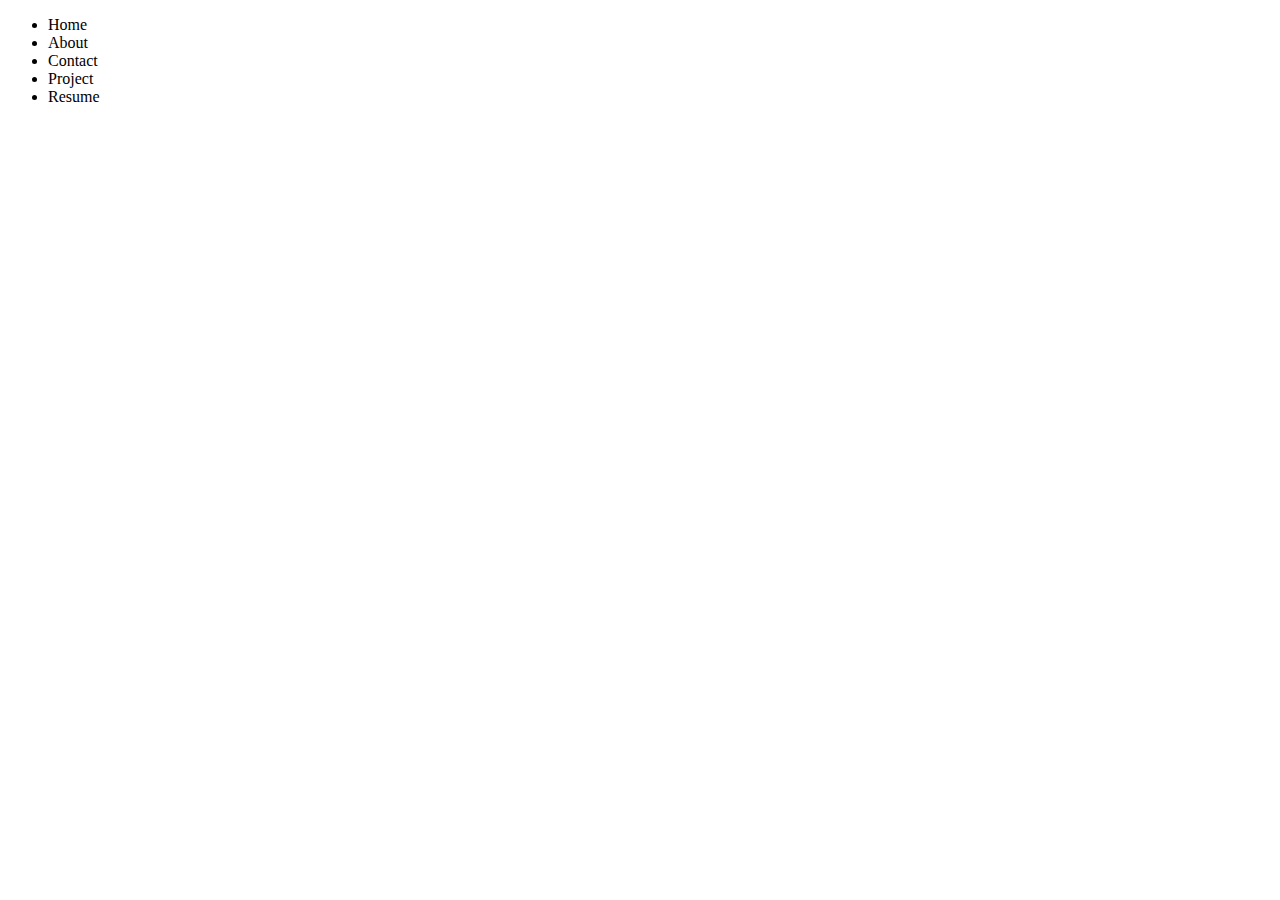
<file: semana04/index.html>
<!DOCTYPE html>
<html lang="en">
  <head>
    <meta charset="UTF-8" />
    <meta name="viewport" content="width=device-width, initial-scale=1.0" />
    <title>Document</title>
  </head>
  <body>
    <nav>
      <ul>
        <li>Home</li>
        <li>About</li>
        <li>Contact</li>
        <li>Project</li>
        <li>Resume</li>
      </ul>
    </nav>
  </body>
</html>
</file>
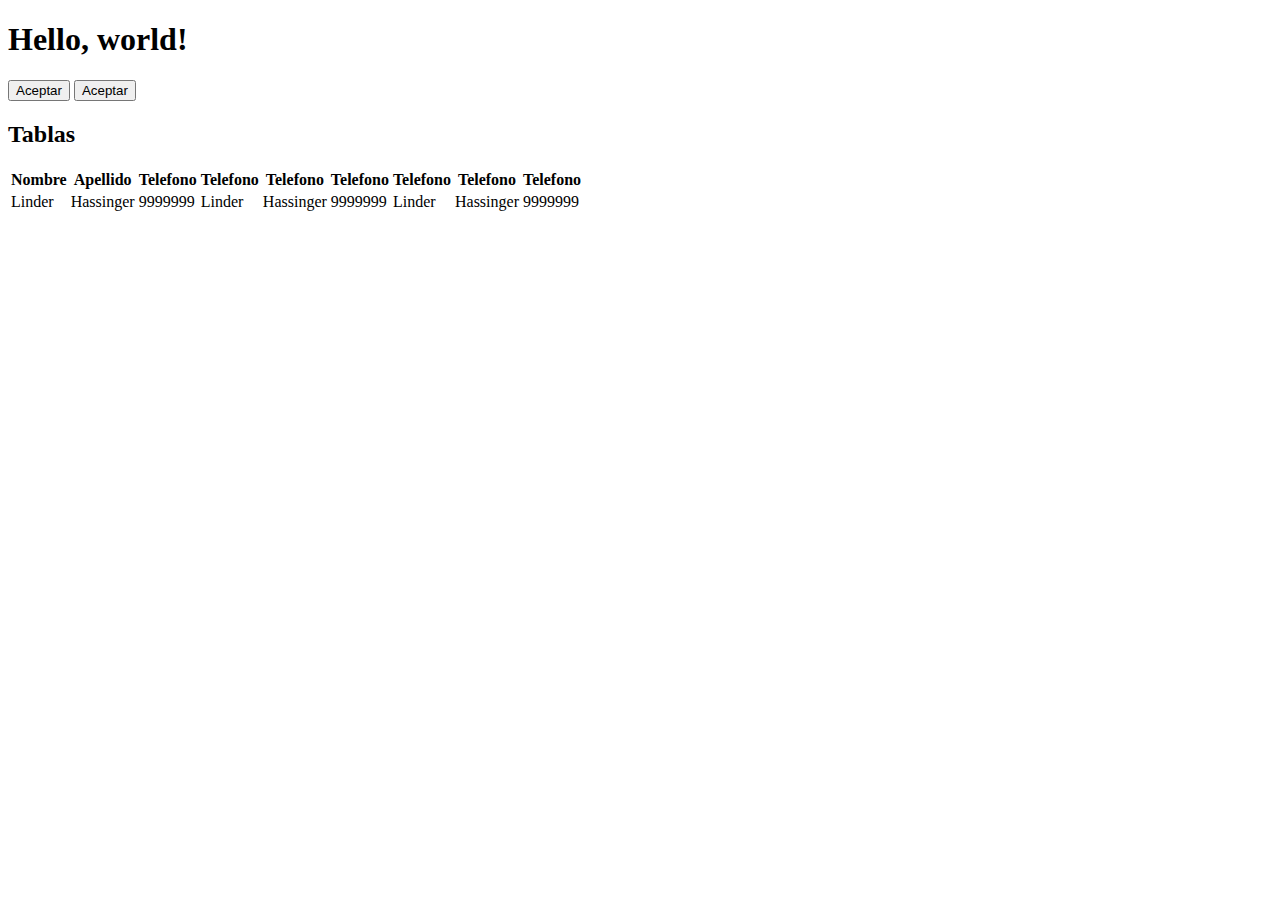
<file: Semana05/index.html>
<!DOCTYPE html>
<html lang="en">
  <head>
    <meta charset="utf-8" />
    <meta name="viewport" content="width=device-width, initial-scale=1" />
    <title>Bootstrap demo</title>
    <link
      href="https://cdn.jsdelivr.net/npm/bootstrap@5.3.1/dist/css/bootstrap.min.css"
      rel="stylesheet"
      integrity="sha384-4bw+/aepP/YC94hEpVNVgiZdgIC5+VKNBQNGCHeKRQN+PtmoHDEXuppvnDJzQIu9"
      crossorigin="anonymous"
    />
  </head>
  <body>
    <h1 class="text-primary">Hello, world!</h1>
    <button class="btn btn-success">Aceptar</button>
    <button class="btn btn-danger">Aceptar</button>
    <h2>Tablas</h2>
    <div class="table-responsive">
      <table class="table table-bordered table-hover table-dark">
        <thead>
          <tr>
            <th>Nombre</th>
            <th>Apellido</th>
            <th>Telefono</th>
            <th>Telefono</th>
            <th>Telefono</th>
            <th>Telefono</th>
            <th>Telefono</th>
            <th>Telefono</th>
            <th>Telefono</th>
          </tr>
        </thead>
        <tbody>
          <tr>
            <td>Linder</td>
            <td>Hassinger</td>
            <td>9999999</td>
            <td>Linder</td>
            <td>Hassinger</td>
            <td>9999999</td>
            <td>Linder</td>
            <td>Hassinger</td>
            <td>9999999</td>
          </tr>
        </tbody>
      </table>
    </div>
    <script
      src="https://cdn.jsdelivr.net/npm/bootstrap@5.3.1/dist/js/bootstrap.bundle.min.js"
      integrity="sha384-HwwvtgBNo3bZJJLYd8oVXjrBZt8cqVSpeBNS5n7C8IVInixGAoxmnlMuBnhbgrkm"
      crossorigin="anonymous"
    ></script>
  </body>
</html>
</file>
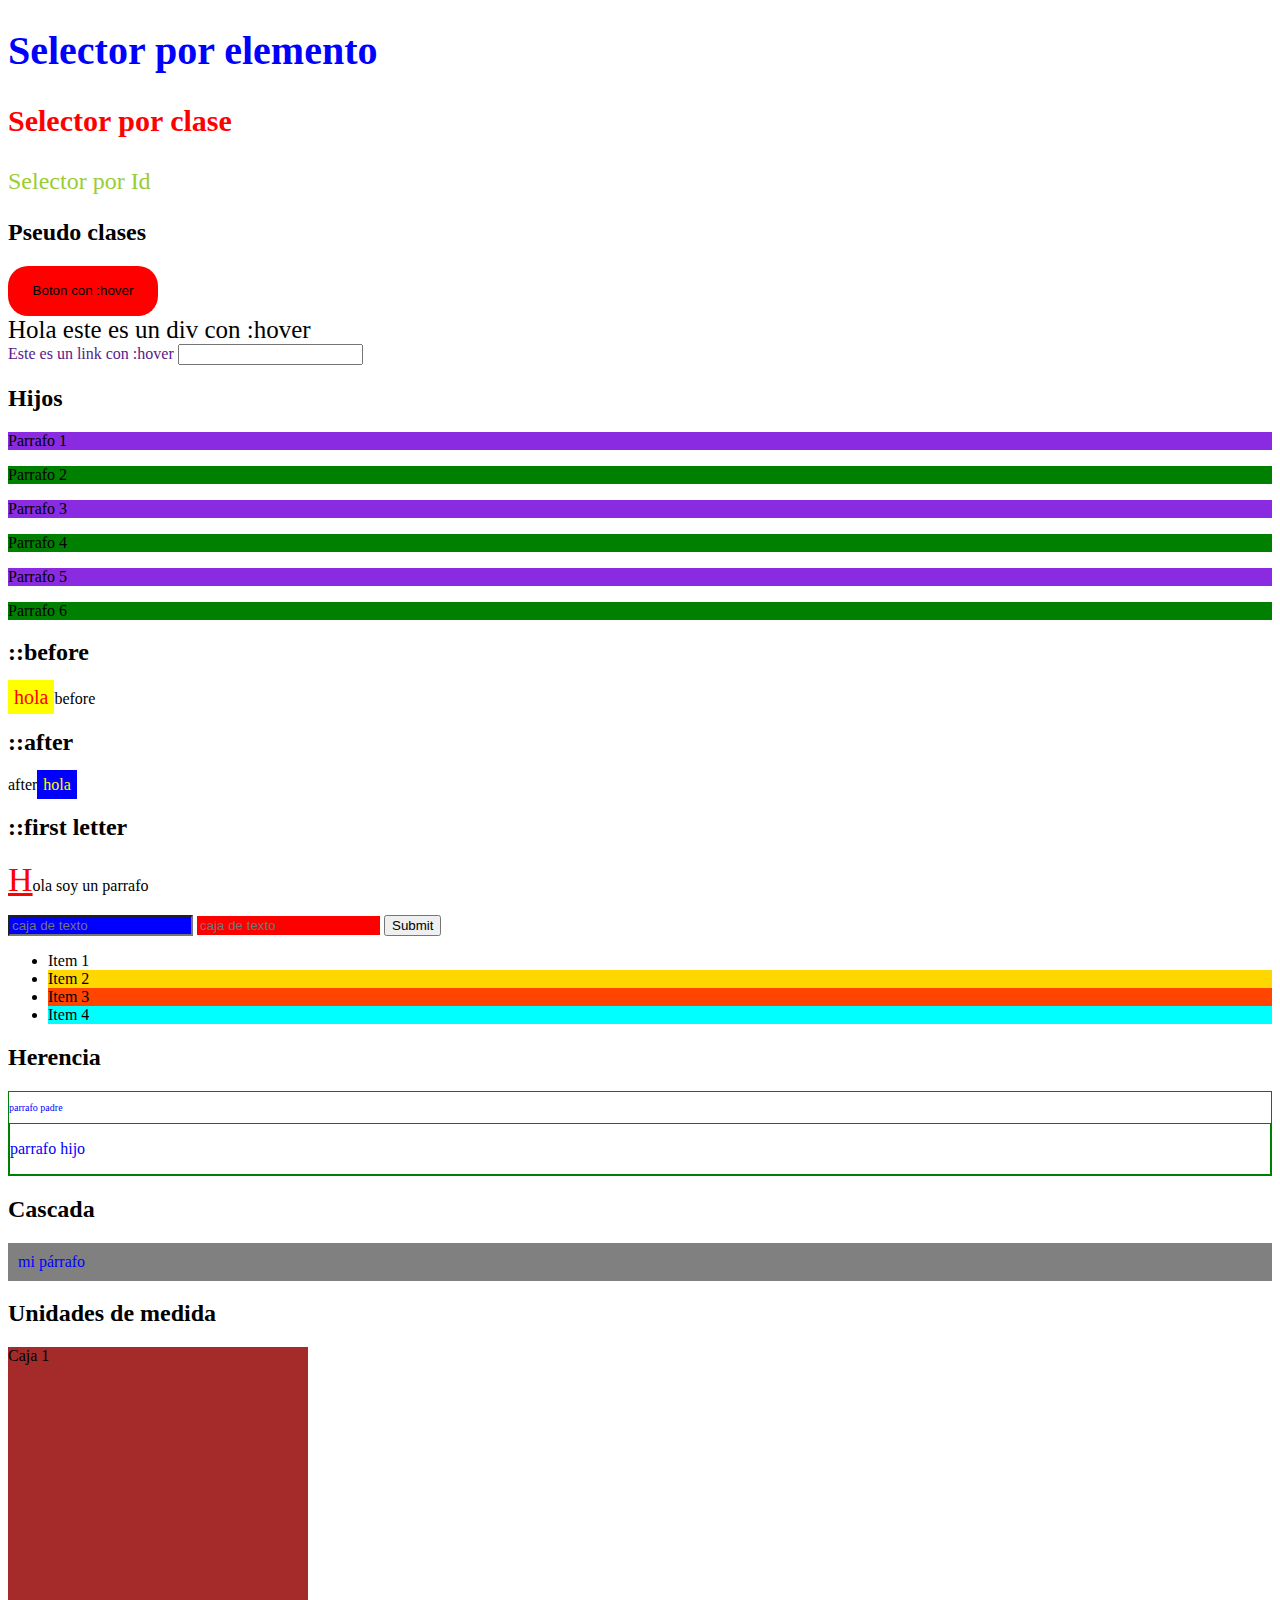
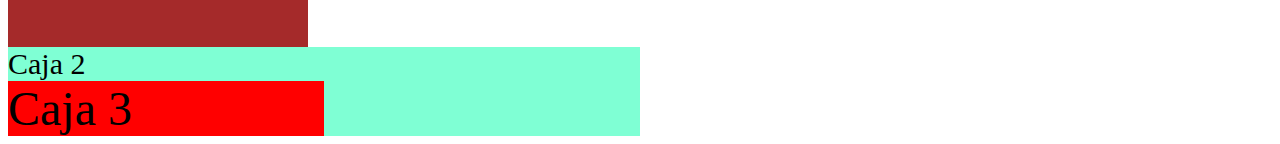
<file: semana02/dia2/index.html>
<!DOCTYPE html>
<html lang="en">
<head>
  <meta charset="UTF-8">
  <meta name="viewport" content="width=device-width, initial-scale=1.0">
  <title> Aprendiendo CSS </title>
  <link rel="stylesheet" href="./styles.css">
  <!-- <style>
    body {
      background-color: aqua;
    }
  </style> -->
</head>

<body>
  <!-- <p style="font-size: 30px;" >Soy un texto</p> -->

  <!-- Selectores -->
  <h1>Selector por elemento</h1>
  <h3 class="selector-clase">Selector por clase</h3>
  <p id="selector-id">Selector por Id</p>

  <!-- Pseudo clases -->
<h2>Pseudo clases</h2>
<button>Boton con :hover</button>
<div class="pseudo-clase-hover">Hola este es un div con :hover</div>
<a  class="pseudo-clase-link-hover" href="">Este es un link con :hover</a>
<input type="text">

<h2>Hijos</h2>
<div class="hijos-pseudo">
  <p class="p">Parrafo 1</p>
  <p class="p">Parrafo 2</p>
  <p class="p">Parrafo 3</p>
  <p class="p">Parrafo 4</p>
  <p class="p">Parrafo 5</p>
  <p class="p">Parrafo 6</p>
</div>
<!-- Pseudo elementos -->
<h2>::before</h2>
<div class="prueba-before">before</div>
<h2>::after</h2>
<div class="prueba-after">after</div>
<h2>::first letter</h2>
<p class="prueba-first-letter">Hola soy un parrafo</p>

<!-- Pseudo clase de validación -->
<form>
  <input  class="input1" type="text" placeholder="caja de texto">
  <input class="input1" type="text" placeholder="caja de texto" required>
  <input type="submit">
</form>

<!-- Selectores combinados y multiples -->
<div class="padre">
  <ul>
    <li>Item 1</li>
    <li class="selecciona-este-li">Item 2</li>
    <li>Item 3</li>
    <li>Item 4</li>
  </ul>
</div>

<!-- herencia -->
<h2>Herencia</h2>
<div class="container">
  <p>parrafo padre</p>
  <div class="child">
    <p>parrafo hijo</p>
  </div>
</div>

<!-- cascada -->
<h2>Cascada</h2>
<div class="miparrafo">mi párrafo</div>

<!-- Unidades de medida -->
<h2>Unidades de medida</h2>
<div class="caja1">Caja 1</div>
<div class="caja2">
  Caja 2
<div class="caja3">Caja 3</div>
</div>


</body>
</html>
</file>
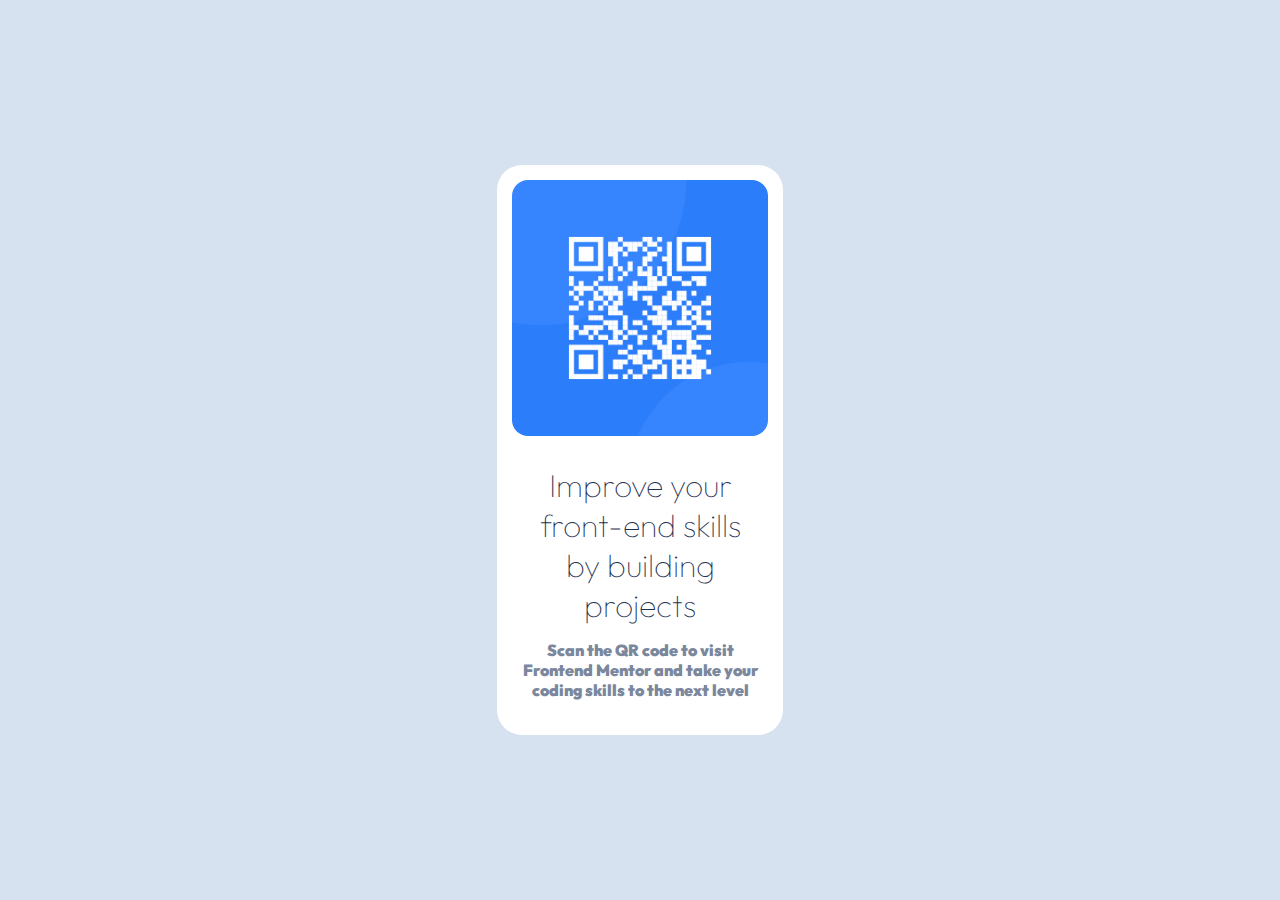
<file: semana03/reto 1/index.html>
<!DOCTYPE html>
<html lang="en">
  <head>
    <meta charset="UTF-8" />
    <meta name="viewport" content="width=device-width, initial-scale=1.0" />
    <title>Reto 1</title>
    <link rel="preconnect" href="https://fonts.googleapis.com" />
    <link rel="preconnect" href="https://fonts.gstatic.com" crossorigin />
    <link
      href="https://fonts.googleapis.com/css2?family=Outfit:wght@100;400;700;900&display=swap"
      rel="stylesheet"
    />
    <link rel="stylesheet" href="./css/styles.css" />
  </head>
  
  <body>
    
    <section class="container">
      <div class="box">
        <img class="img" src="./images/image-qr-code.png" alt="" />
        <div>
          <h1 class="title">
            Improve your front-end skills by building projects
          </h1>
          <p class="description">
            Scan the QR code to visit Frontend Mentor and take your coding
            skills to the next level
          </p>
        </div>
      </div>
    </section>
  
  </body>
</html>
</file>
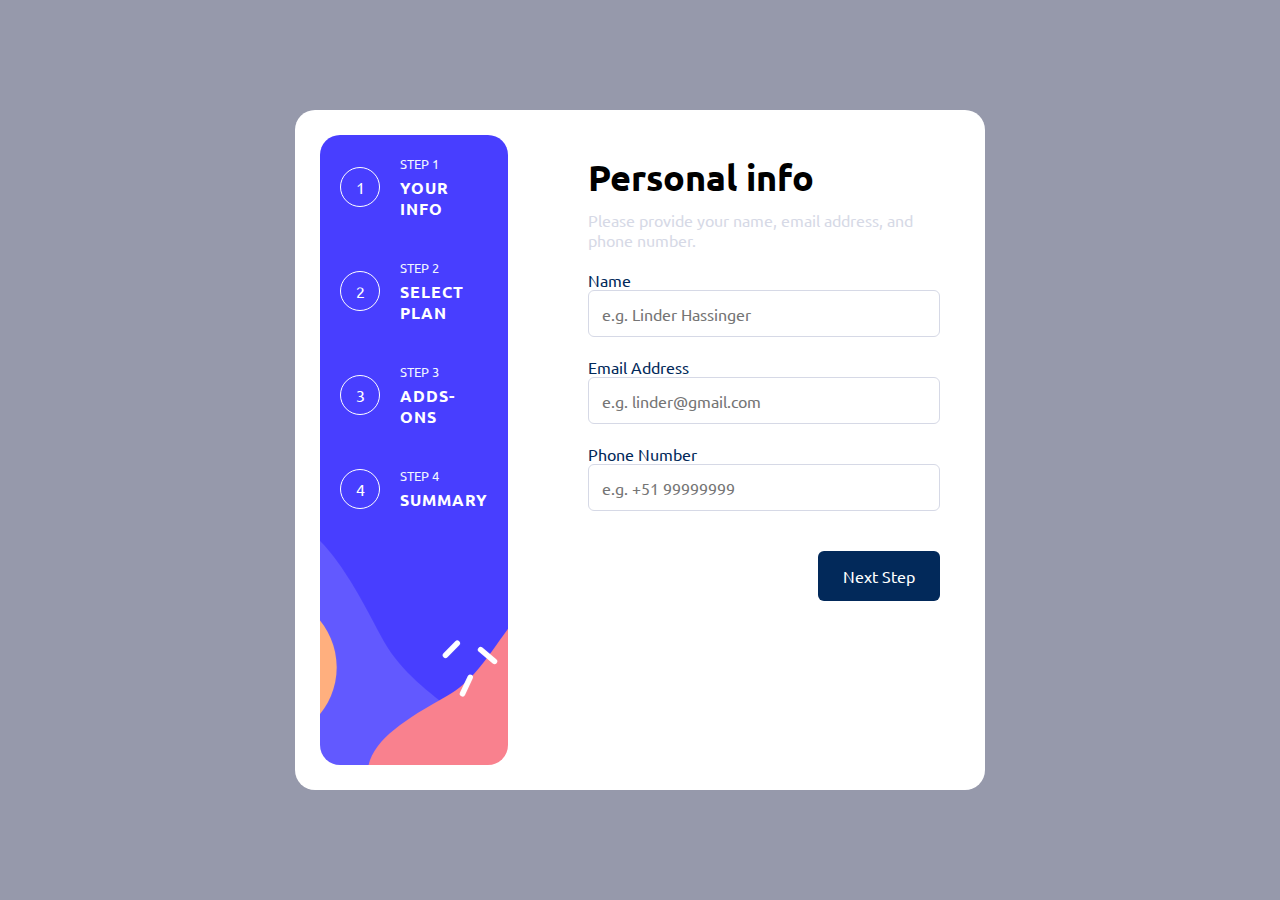
<file: semana03/reto 2/index.html>
<!DOCTYPE html>
<html lang="en">
  <head>
    <meta charset="UTF-8" />
    <meta name="viewport" content="width=device-width, initial-scale=1.0" />
    <title>Retos</title>
    <link rel="stylesheet" href="./css/fonts.css" />
    <link rel="stylesheet" href="./css/styles.css" />
  </head>
  <body>
    <section class="container flex">
      <div class="container__box flex radius-md p-25">
        <div class="radius-md p-20">
          <div class="flex step__container text-white uppercase">
            <div>
              <span class="step__circle">1</span>
            </div>
            <div>
              <p class="step__title">step 1</p>
              <p class="step__description">your info</p>
            </div>
          </div>
          <div class="flex step__container text-white uppercase">
            <div>
              <span class="step__circle">2</span>
            </div>
            <div>
              <p class="step__title">step 2</p>
              <p class="step__description">SELECT PLAN</p>
            </div>
          </div>
          <div class="flex step__container text-white uppercase">
            <div>
              <span class="step__circle">3</span>
            </div>
            <div>
              <p class="step__title">step 3</p>
              <p class="step__description">Adds-ONS</p>
            </div>
          </div>
          <div class="flex step__container text-white uppercase">
            <div>
              <span class="step__circle">4</span>
            </div>
            <div>
              <p class="step__title">step 4</p>
              <p class="step__description">SUMMary</p>
            </div>
          </div>
        </div>
        <div class="p-20">
          <div class="container__info">
            <h1 class="title__info">Personal info</h1>
            <p class="description__info">
              Please provide your name, email address, and phone number.
            </p>
            <form action="">
              <label for="" class="container__input">
                <span>Name</span>
                <input
                  type="text"
                  placeholder="e.g. Linder Hassinger"
                  autocomplete="new-password"
                />
              </label>
              <label for="" class="container__input">
                <span>Email Address</span>
                <input
                  type="email"
                  placeholder="e.g. linder@gmail.com"
                  autocomplete="new-password"
                />
              </label>
              <label for="" class="container__input">
                <span>Phone Number</span>
                <input
                  type="tel"
                  placeholder="e.g. +51 99999999"
                  autocomplete="new-password"
                />
              </label>
              <div class="container__button">
                <button class="button__info text-white">Next Step</button>
              </div>
            </form>
          </div>
        </div>
      </div>
    </section>
  </body>
</html>
</file>
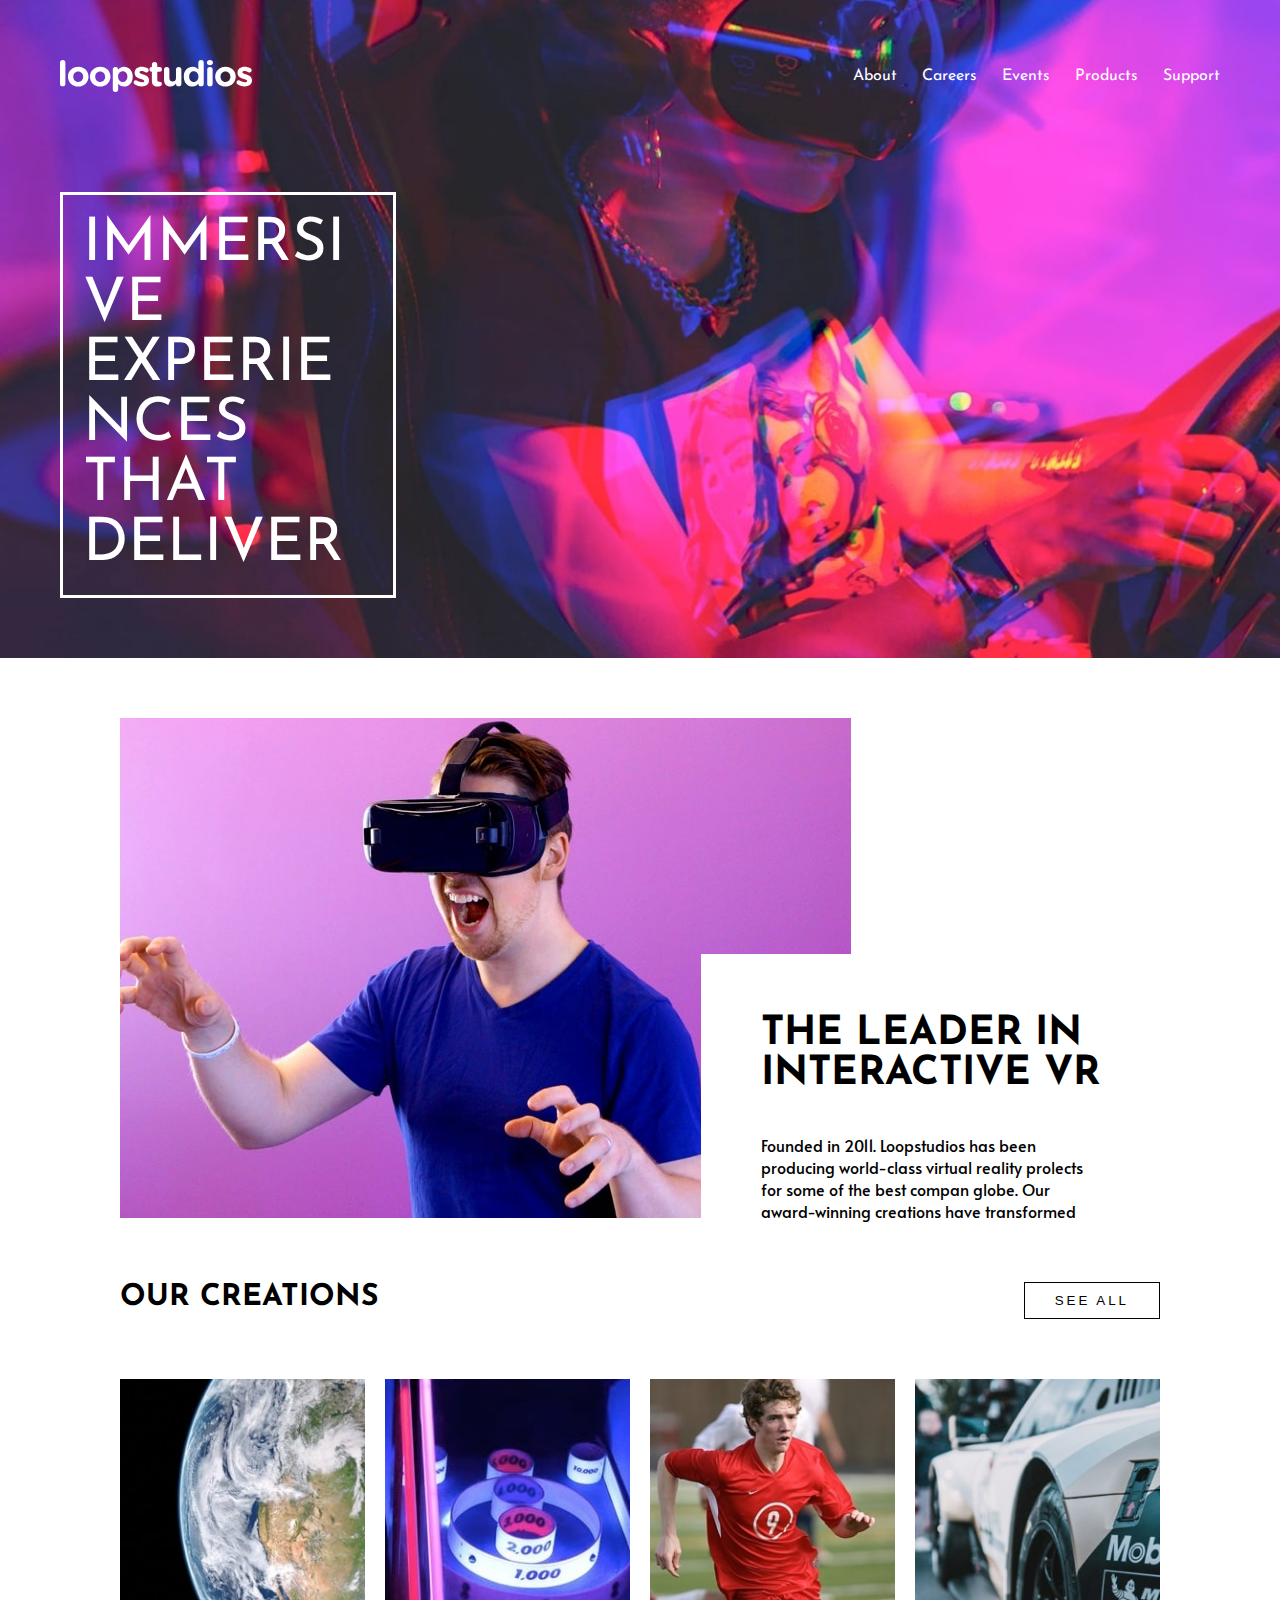
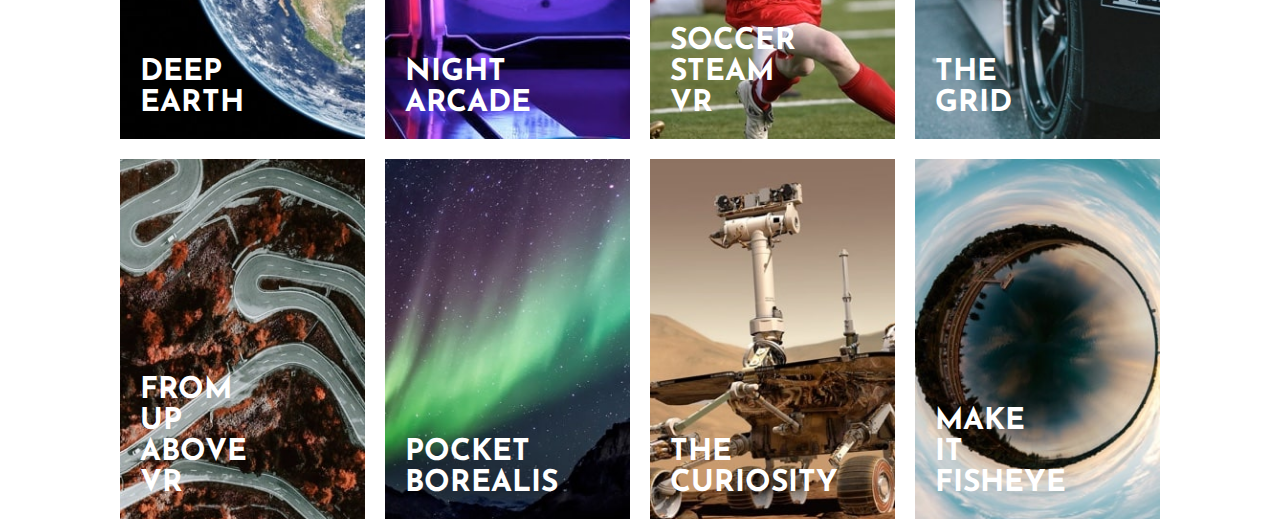
<file: semana04/reto3/index.html>
<!DOCTYPE html>
<html lang="en">
  <head>
    <meta charset="UTF-8" />
    <meta name="viewport" content="width=device-width, initial-scale=1.0" />
    <title>Document</title>
    <link rel="preconnect" href="https://fonts.googleapis.com" />
    <link rel="preconnect" href="https://fonts.gstatic.com" crossorigin />
    <!-- Agregamos la fuente de texto -->
    <link
      href="https://fonts.googleapis.com/css2?family=Alata&family=Josefin+Sans:wght@300&display=swap"
      rel="stylesheet"
    />


    <link rel="stylesheet" href="./css/styles.css" />
  </head>
  <body>
    <section class="principal__section">
      <nav class="nav">
        <img src="./assets/logo.svg" alt="Logo" />
        <ul class="nav__list">
          <li>About</li>
          <li>Careers</li>
          <li>Events</li>
          <li>Products</li>
          <li>Support</li>
        </ul>
      </nav>
      <div class="hero">
        <div>
          <h1>IMMERSIVE EXPERIENCES THAT DELIVER</h1>
        </div>
      </div>
    </section>
    <main class="main">
      <section class="article__section">
        <div>
          <img src="./assets/desktop/image-interactive.jpg" alt="" />
        </div>
        <div class="article__container">
          <h2>THE LEADER IN INTERACTIVE VR</h2>
          <p>
            Founded in 2011. Loopstudios has been producing world-class virtual
            reality prolects for some of the best compan globe. Our
            award-winning creations have transformed
          </p>
        </div>
      </section>
      <div class="gallery__title">
        <h2>OUR CREATIONS</h2>
        <button>SEE ALL</button>
      </div>
      <section class="gallery">
        <div class="earth">
          <h3>DEEP EARTH</h3>
        </div>
        <div class="arcade">
          <h3>NIGHT ARCADE</h3>
        </div>
        <div class="soccer">
          <h3>SOCCER STEAM VR</h3>
        </div>
        <div class="race">
          <h3>THE GRID</h3>
        </div>
        <div class="trip">
          <h3>FROM UP ABOVE VR</h3>
        </div>
        <div class="sky">
          <h3>POCKET BOREALIS</h3>
        </div>
        <div class="mars">
          <h3>THE CURIOSITY</h3>
        </div>
        <div class="wave">
          <h3>MAKE IT FISHEYE</h3>
        </div>
      </section>
    </main>
  </body>
</html>
</file>
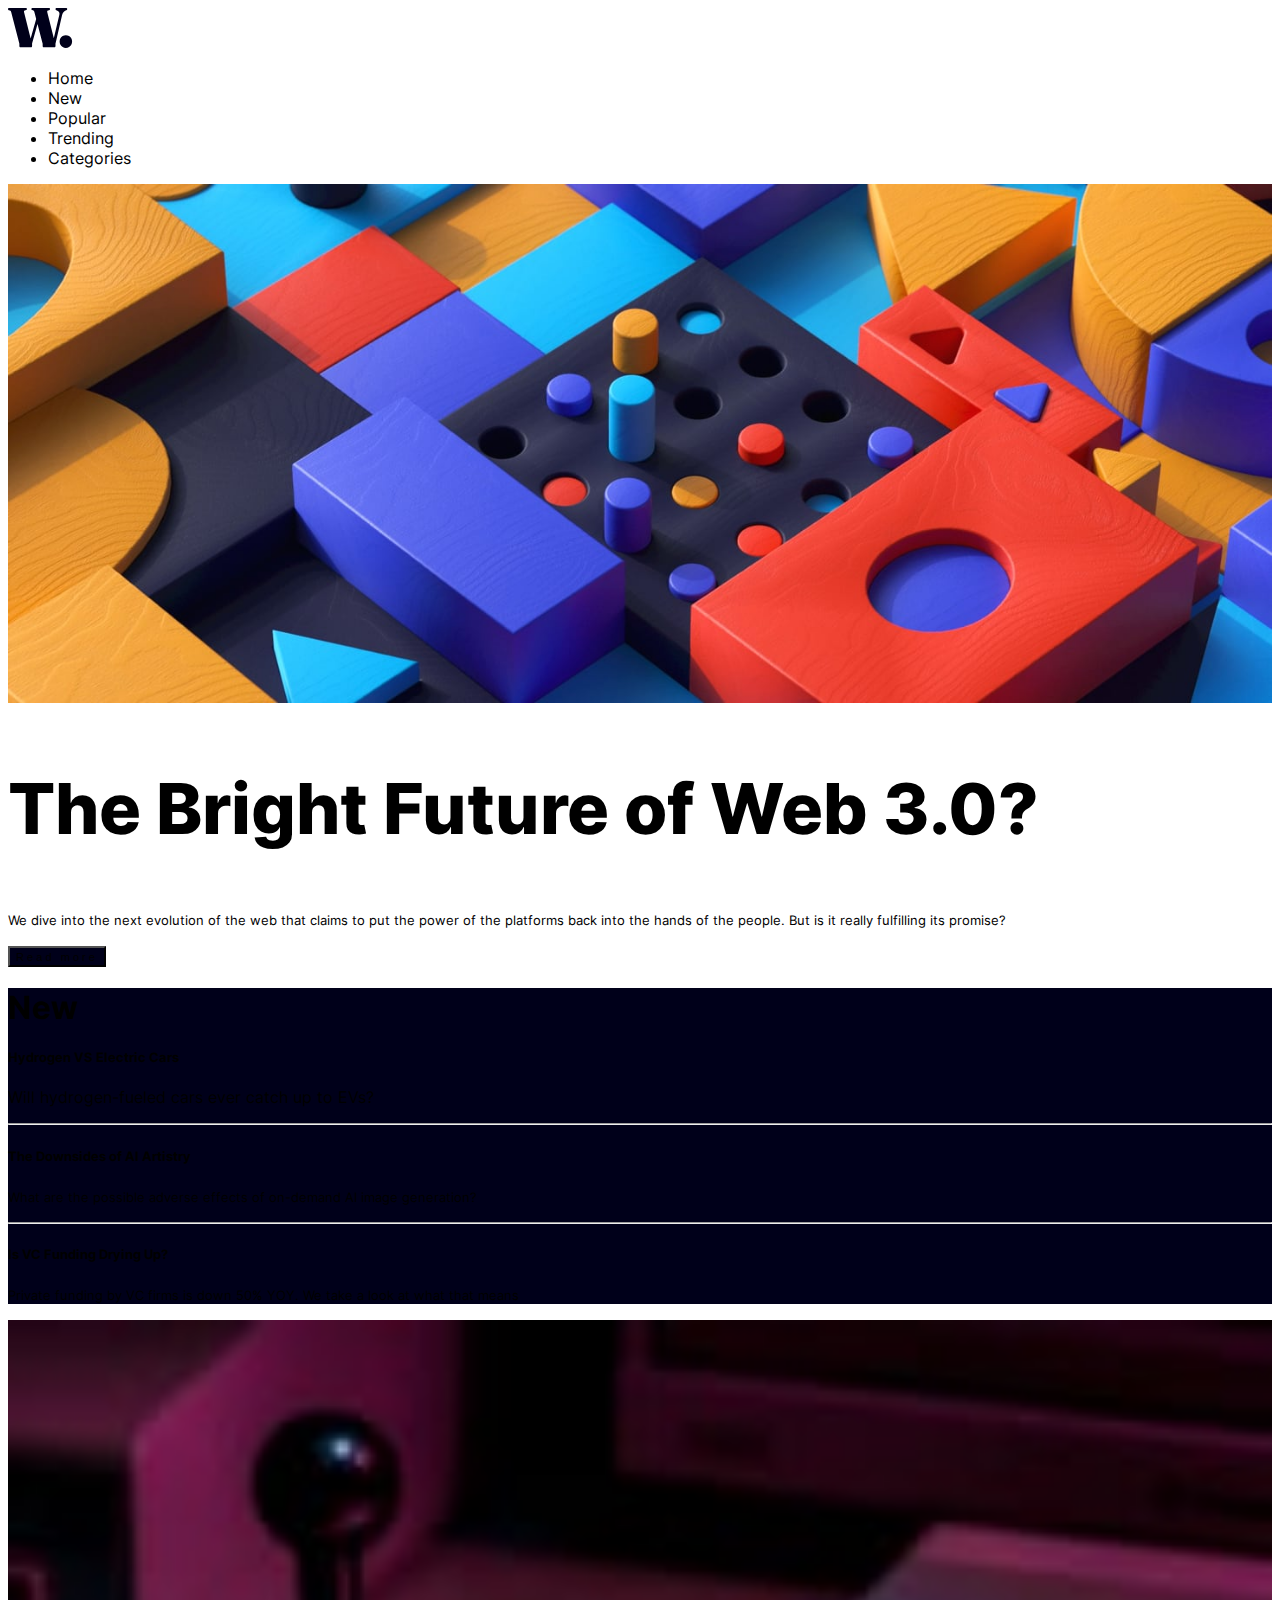
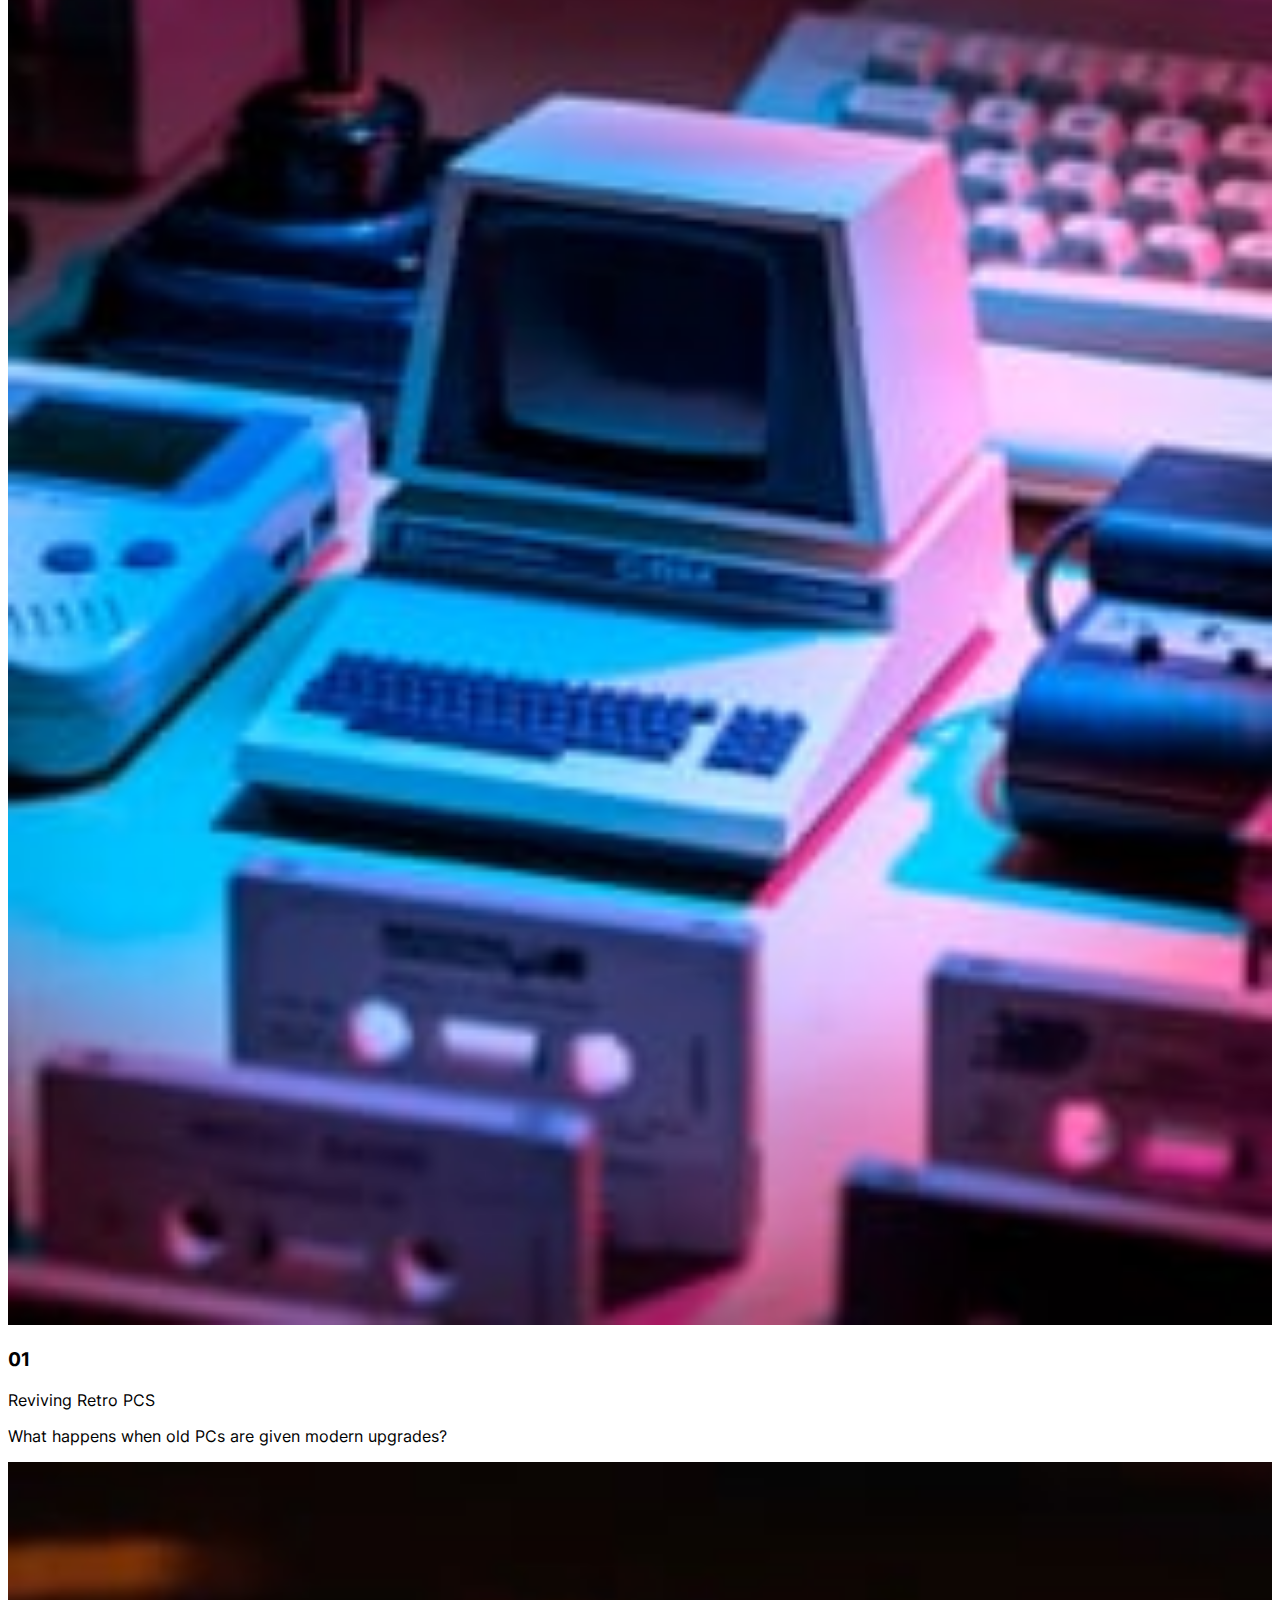
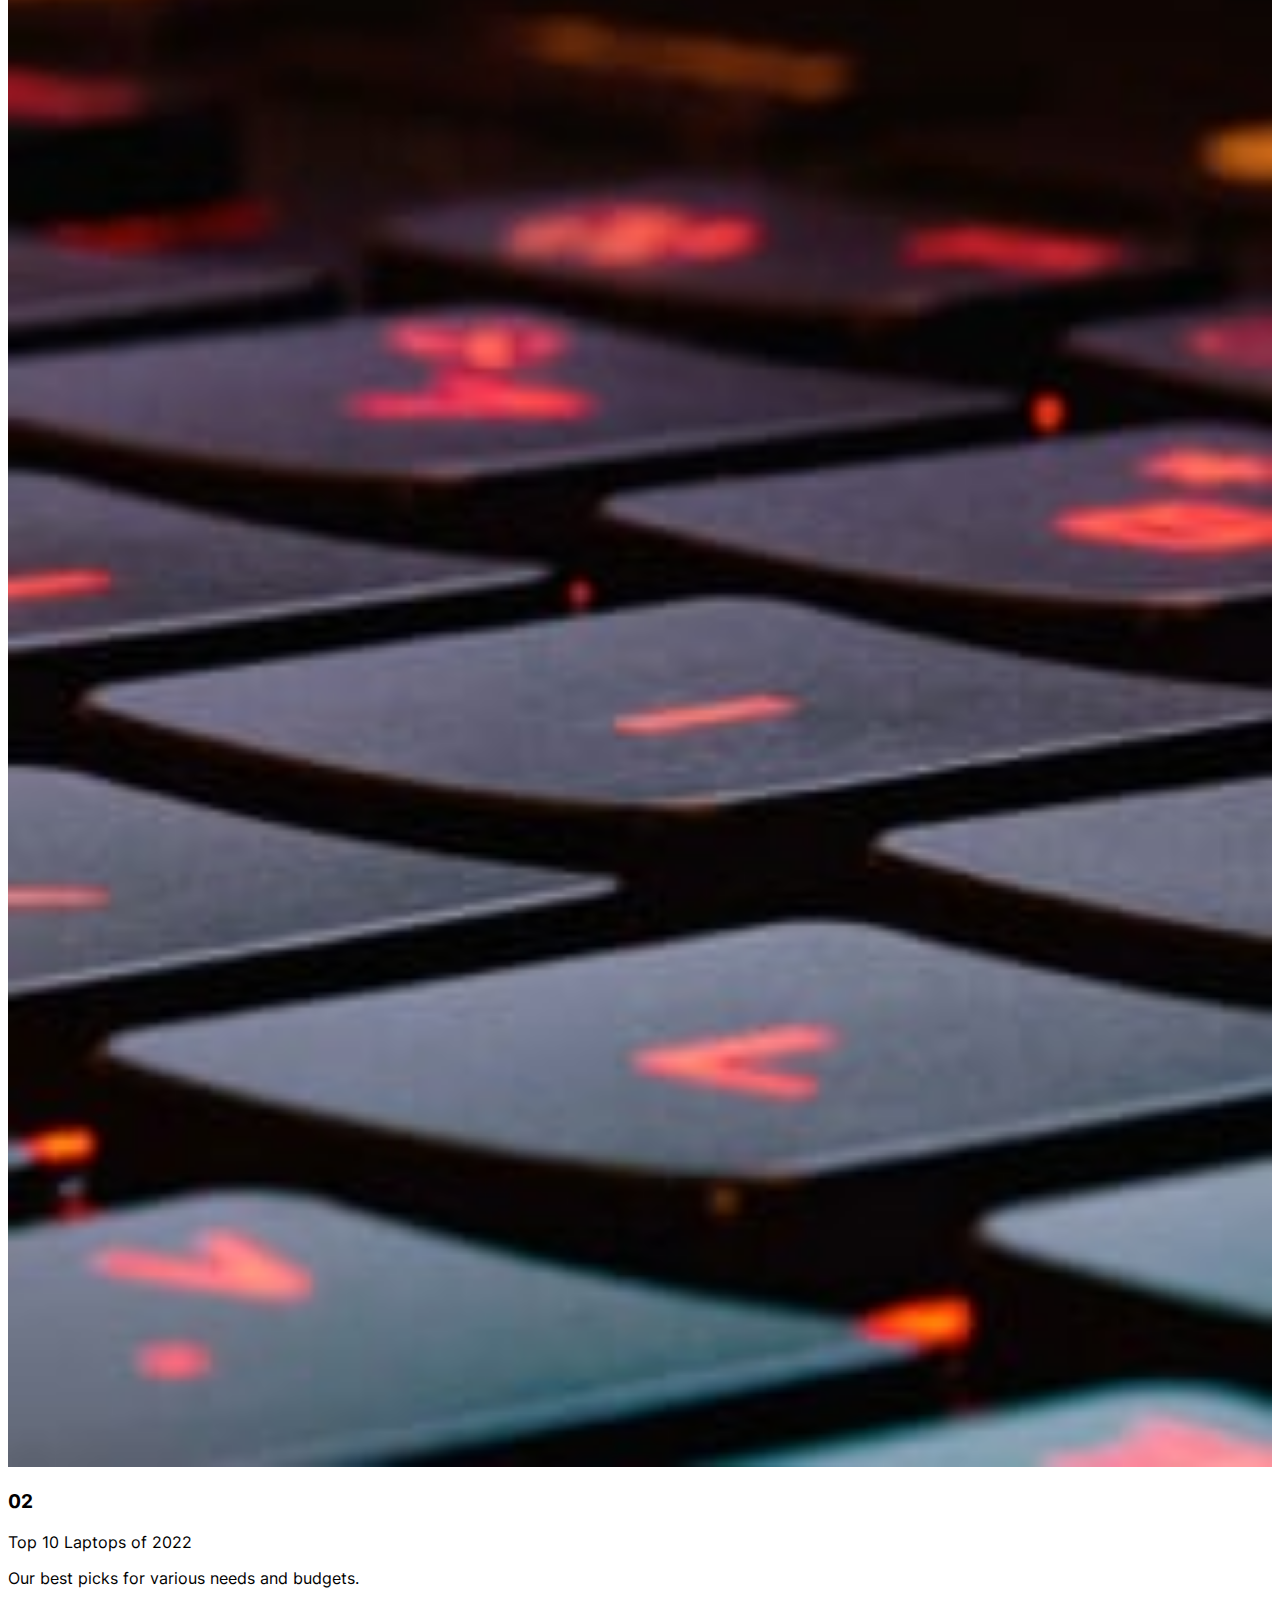
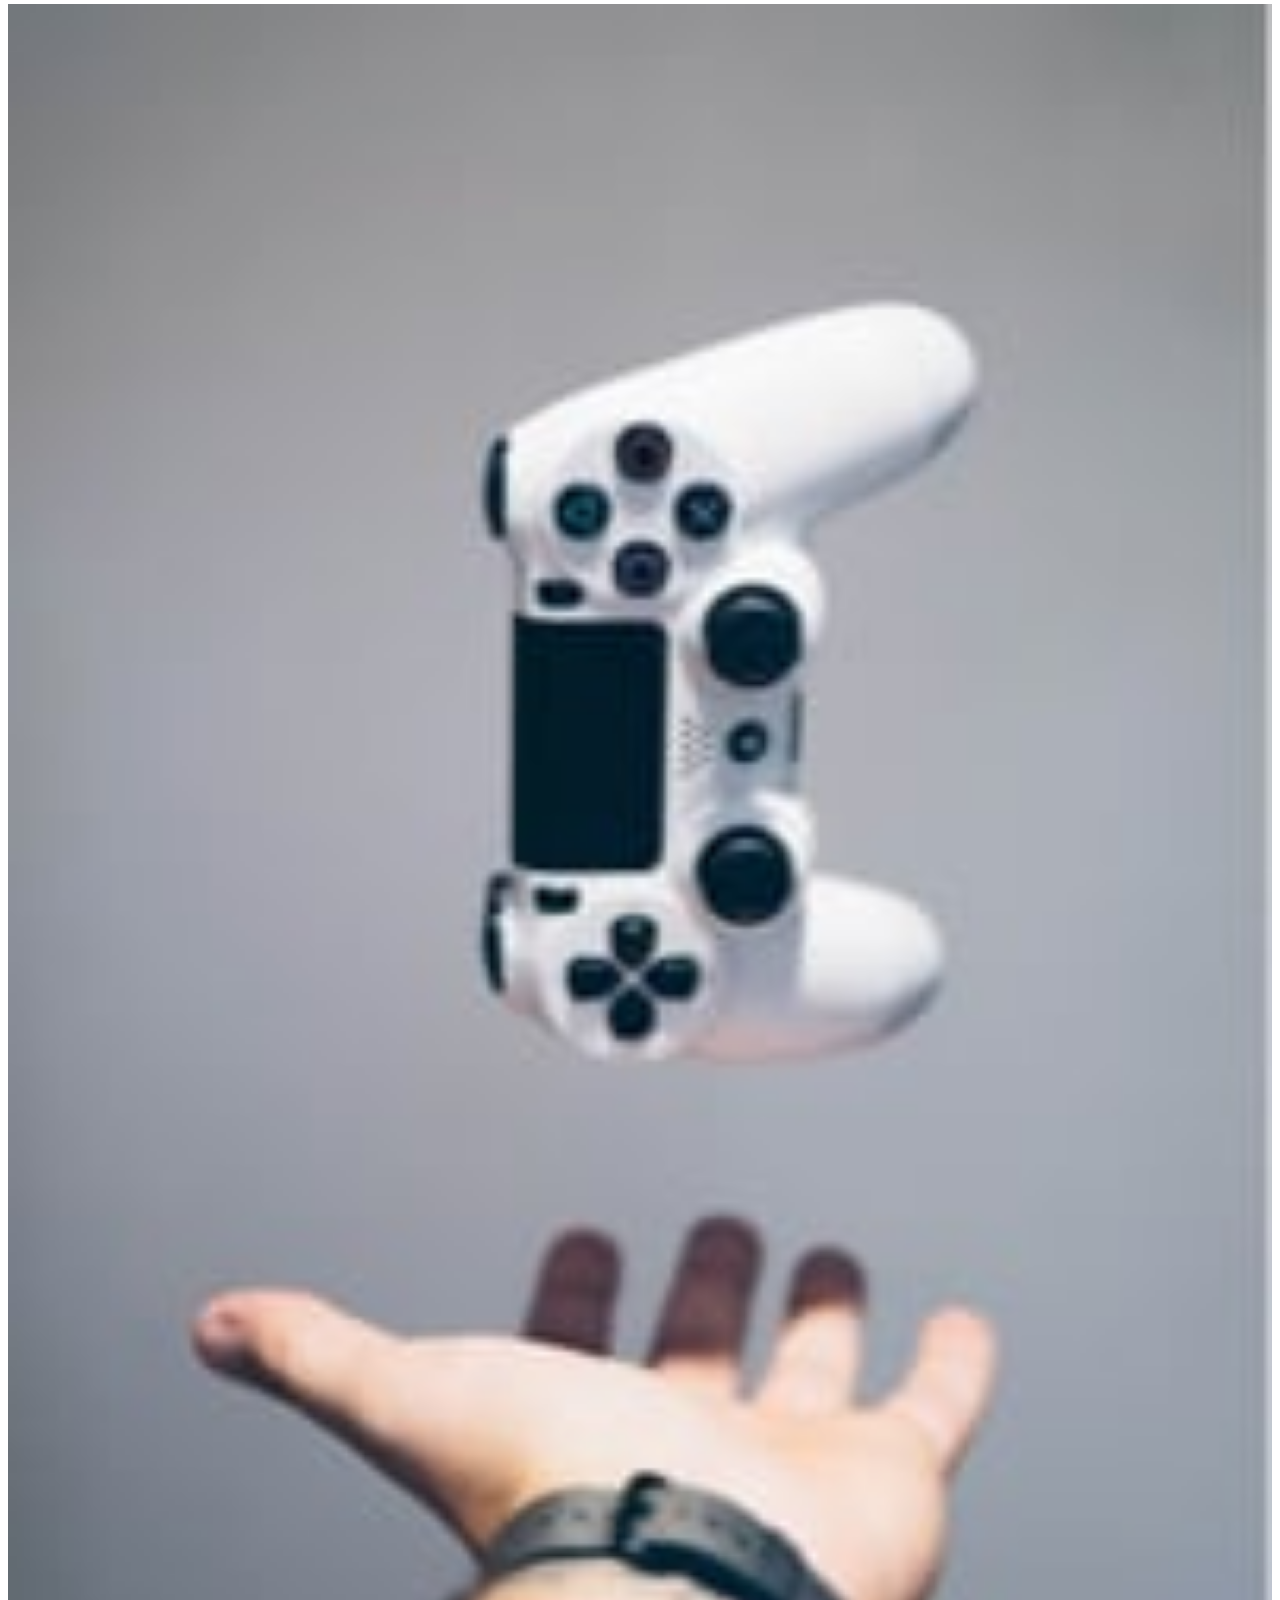
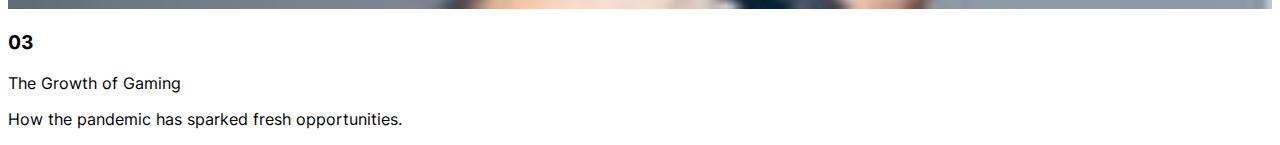
<file: Semana05/reto04/index.html>
<!doctype html>
<html lang="en">
  <head>
    <meta charset="utf-8">
    <meta name="viewport" content="width=device-width, initial-scale=1">
    <title>Reto 4 - Bootstrap</title>
    <link href="https://cdn.jsdelivr.net/npm/bootstrap@5.3.1/dist/css/bootstrap.min.css" rel="stylesheet" integrity="sha384-4bw+/aepP/YC94hEpVNVgiZdgIC5+VKNBQNGCHeKRQN+PtmoHDEXuppvnDJzQIu9" crossorigin="anonymous">
    <link rel="stylesheet" href="./css/styles.css">
    </head>
  <body>
    <main class="container mt-4">
        <nav class="d-flex justify-content-between align-items-center">
            <div>
                <img src="./assets/images/logo.svg" alt="">
            </div>
            <div>
                <ul class="d-flex list-unstyled gap-4">
                    <li>Home</li>
                    <li>New</li>
                    <li>Popular</li>
                    <li>Trending</li>
                    <li>Categories</li>
                </ul>
            </div>
        </nav>
        <section class="row mt-5">
            <div class="col-md-8 col-lg-9">
                <div>
                <img
                width="100%" 
                src="./assets/images/image-web-3-desktop.jpg" alt="">
                </div>
                <div class="row">
                    <div class="col-md-6">
                        <h2 class="text-principal">The Bright Future 
                            of Web 3.0?</h2>
                    </div>
            
                    <div class="col-md-6">
                        <p class="text-body-tertiary">
                            <small> 
                            We dive into the next evolution of 
                            the web that claims to put the power 
                            of the platforms back into the hands 
                            of the people. But is it really 
                            fulfilling its promise?
                            </small>
                        </p>
                        <button class="btn text-uppercase 
                        text-white bg-primary px-4 py-2 rounded-0 letter-3">
                     
                        <small>Read more</small>
                        </button>

                    </div>
                </div>
            </div>

            <div class="cold-md-4 col-lg-3">
            <div class="bg-primary p-3 text-white">
                <h1 class="text-warning">New</h1>
                <h5 class="mt-4">Hydrogen VS Electric Cars</h5>
                <p>Will hydrogen-fueled cars ever catch up to EVs?</p>
                <hr class="my-4">
                <h5 class="mt-4">The Downsides of Al Artistry</h5>
                <p>
                    <small>What are the possible adverse effects of on-demand Al image
                    generation? 
                    </small>
                </p>
                <hr class="my-4">
                <h5>Is VC Funding Drying Up?</h5>
                <p>
                  <small>Private funding by VC firms is down 50% YOY. We take a look at
                    what that means
                  </small>
                </p>
              </div>
            </div>

            </section>

            
            <section class="row my-4 justify-content-between">
                <div class="col-md-4 row">
                  <div class="col-md-4">
                    <img width="100%" src="./assets/images/image-retro-pcs.jpg" alt="" />
                  </div>
                  <div class="col-md-8">
                    <h3>01</h3>
                    <p>Reviving Retro PCS</p>
                    <p>What happens when old PCs are given modern upgrades?</p>
                  </div>
                </div>
                <div class="col-md-4 row">
                  <div class="col-md-4">
                    <img width="100%" src="./assets/images/image-top-laptops.jpg" alt="" />
                  </div>
                  <div class="col-md-8">
                    <h3>02</h3>
                    <p>Top 10 Laptops of 2022</p>
                    <p>Our best picks for various needs and budgets.</p>
                  </div>
                </div>
                <div class="col-md-4 row">
                  <div class="col-md-4">
                    <img width="100%" src="./assets/images/image-gaming-growth.jpg" alt="" />
                  </div>
                  <div class="col-md-8">
                    <h3>03</h3>
                    <p>The Growth of Gaming</p>
                    <p>How the pandemic has sparked fresh opportunities.</p>
                  </div>
                </div>
              </section>


    
                 

    </main>
    


    <script src="https://cdn.jsdelivr.net/npm/bootstrap@5.3.1/dist/js/bootstrap.bundle.min.js" integrity="sha384-HwwvtgBNo3bZJJLYd8oVXjrBZt8cqVSpeBNS5n7C8IVInixGAoxmnlMuBnhbgrkm" crossorigin="anonymous"></script>
  </body>
</html>
</file>
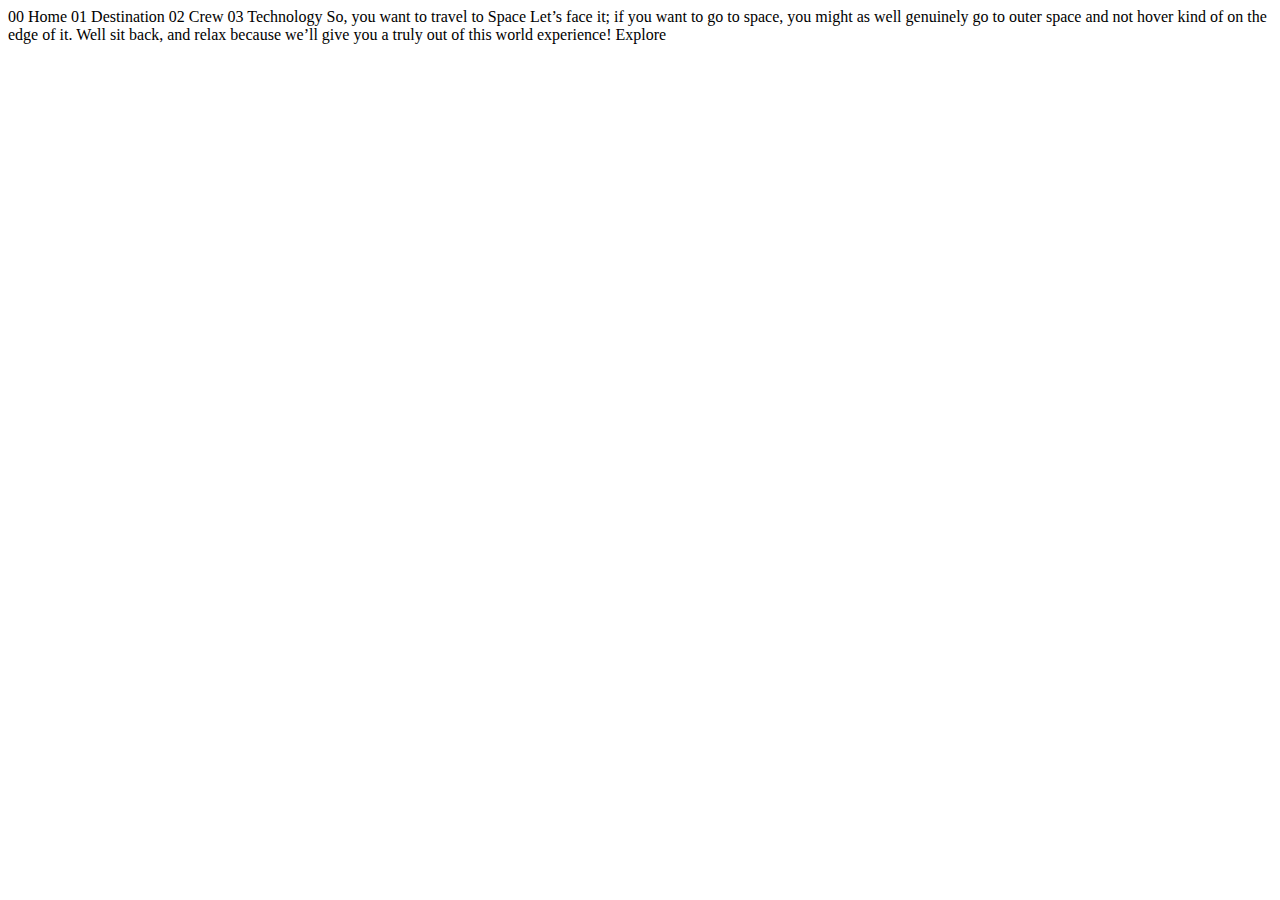
<file: Semana05/reto05/docs/space-tourism-website-main/starter-code/index.html>
<!DOCTYPE html>
<html lang="en">
<head>
  <meta charset="UTF-8">
  <meta name="viewport" content="width=device-width, initial-scale=1.0">

  <link rel="icon" type="image/png" sizes="32x32" href="./assets/favicon-32x32.png">
  
  <title>Frontend Mentor | Space tourism website</title>
</head>
<body>

  00 Home
  01 Destination
  02 Crew
  03 Technology

  So, you want to travel to
  Space
  Let’s face it; if you want to go to space, you might as well genuinely go to 
  outer space and not hover kind of on the edge of it. Well sit back, and relax 
  because we’ll give you a truly out of this world experience!

  Explore

</body>
</html>
</file>
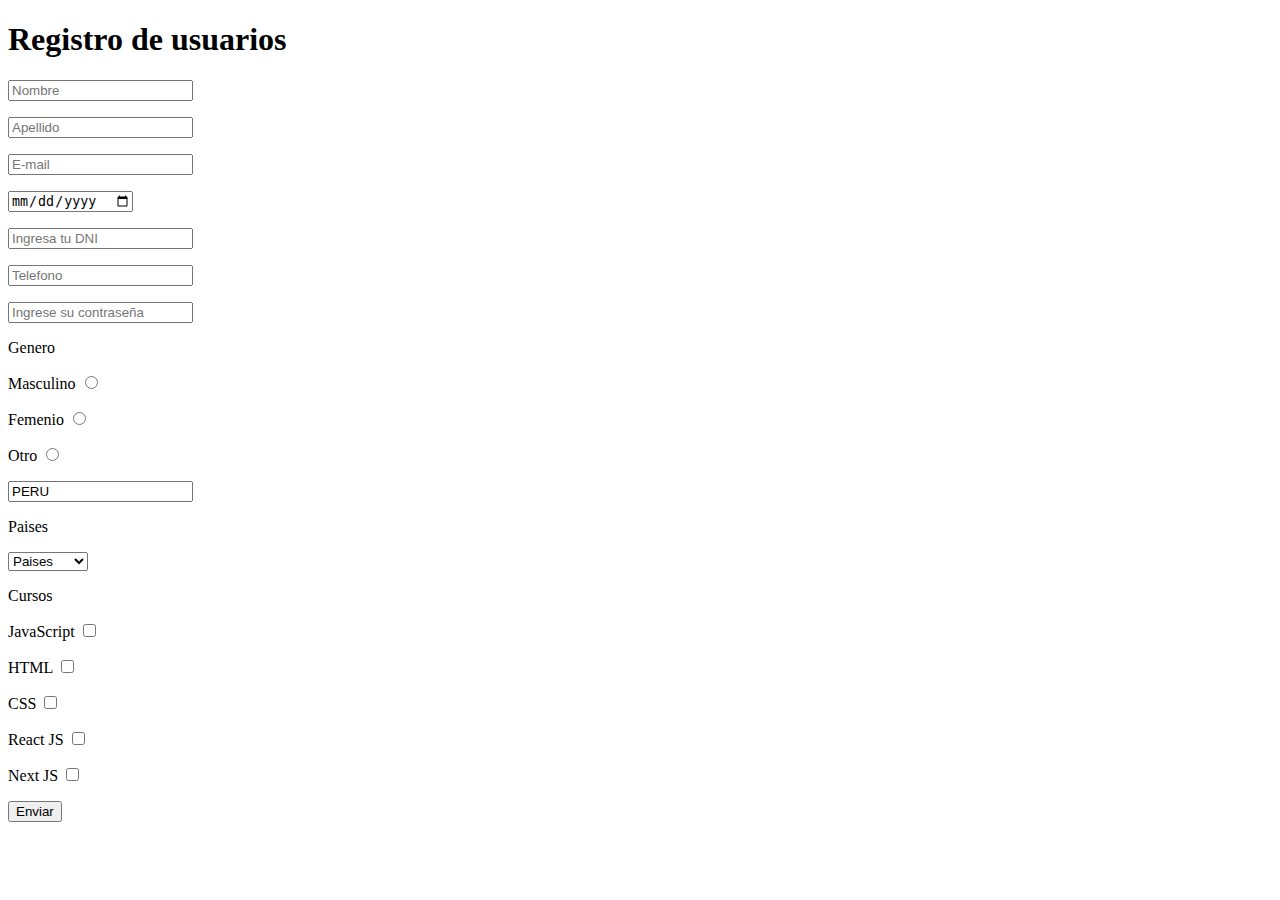
<file: semana02/formularios.html>
<!DOCTYPE html>
<html lang="en">
  <head>
    <meta charset="UTF-8" />
    <meta name="viewport" content="width=device-width, initial-scale=1.0" />
    <title>Formularios</title>
  </head>
  <body>
    <h1>Registro de usuarios</h1>
    <form action="">
      <p>
        <input type="text" placeholder="Nombre" name="nombre" />
      </p>
      <p>
        <input type="text" placeholder="Apellido" name="apellido" />
      </p>
      <p>
        <input type="email" placeholder="E-mail" name="correo" />
      </p>
      <p>
        <input
          type="date"
          placeholder="Fecha de nacimiento"
          name="fecha_de_nacimiento"
        />
      </p>
      <p>
        <input type="number" placeholder="Ingresa tu DNI" name="dni" />
      </p>
      <p>
        <input type="tel" placeholder="Telefono" name="telefono" />
      </p>
      <p>
        <input
          type="password"
          placeholder="Ingrese su contraseña"
          name="password"
        />
      </p>
      <p>Genero</p>
      <p>
        <label for="masculino">
          Masculino
          <input id="masculino" type="radio" name="genero" value="masculino" />
        </label>
      </p>
      <p>
        <label for="">
          Femenio
          <input type="radio" name="genero" value="femenino" />
        </label>
      </p>
      <p>
        <label for="">
          Otro
          <input type="radio" name="genero" value="otro" />
        </label>
      </p>
      <input type="text" value="PERU" readonly /> <!-- readonly se usa pa visualizar y se envia -->
      
      <p>Paises</p>
      <select name="pais" id="">
        <option value="" disabled selected>Paises</option> 
        <!-- disable selected se visualiza pero no se envia  -->
        <!-- para comentar es shift + alt  + a -->
        <option value="peru">Perú</option>
        <option value="argentina">Argentina</option>
        <option value="chile">Chile</option>
        <option value="colombia">Colombia</option>
      </select>
      <p>Cursos</p>
      <p>JavaScript <input type="checkbox" name="curso_1" /></p>
      <p>HTML <input type="checkbox" name="curso_2" /></p>
      <p>CSS <input type="checkbox" name="curso_3" /></p>
      <p>React JS <input type="checkbox" name="curso_4" /></p>
      <p>Next JS <input type="checkbox" name="curso_5" /></p>
      <button type="submit">Enviar</button>
    </form>
  </body>
</html>
</file>
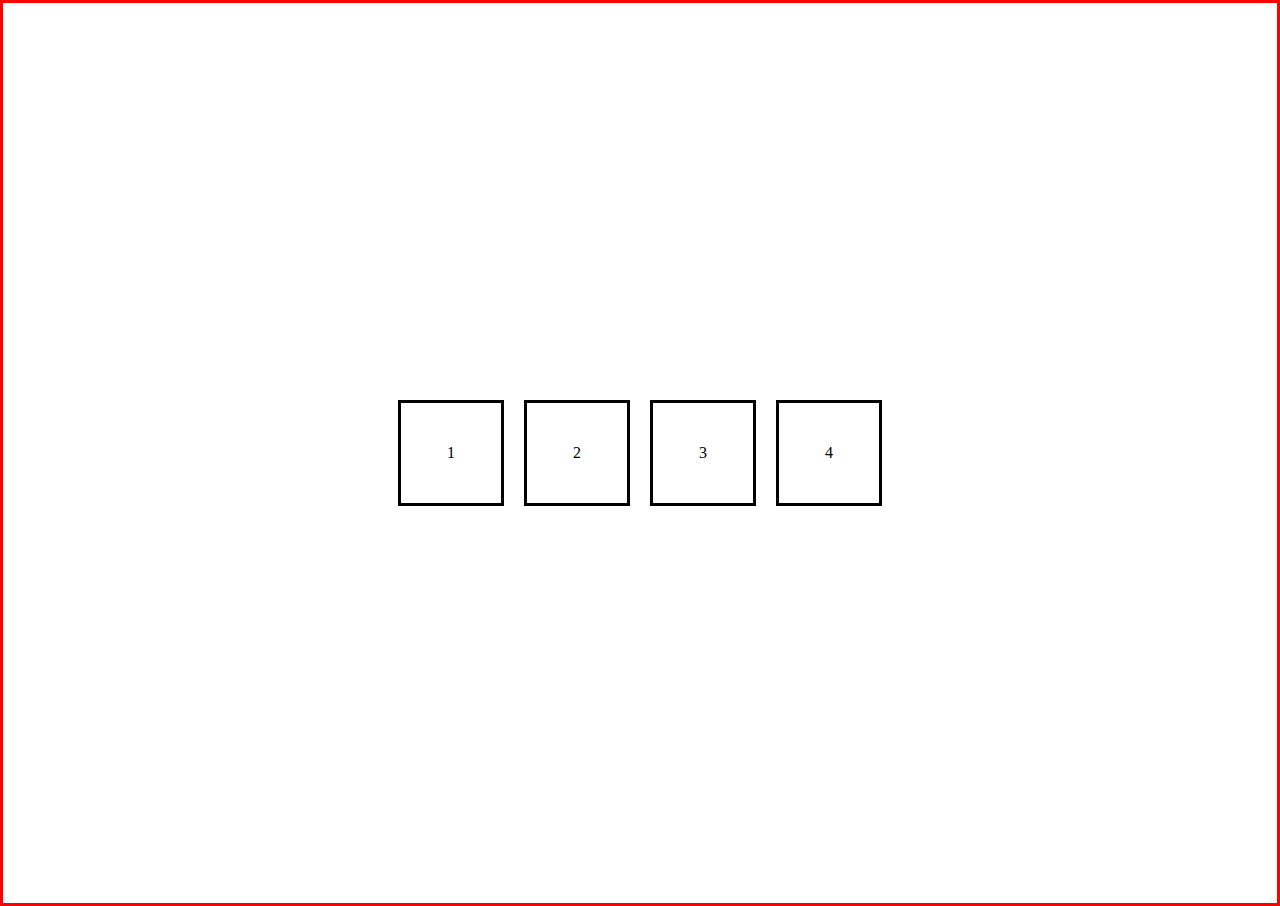
<file: semana03/flex.html>
<!DOCTYPE html>
<html lang="en">
  <head>
    <meta charset="UTF-8" />
    <meta name="viewport" content="width=device-width, initial-scale=1.0" />
    <title>Flex - CSS</title>
    <link rel="stylesheet" href="./flex.css" />
  </head>
  <body>
    <!-- contenedor padre -->
    <section>
      <div>1</div>
      <div>2</div>
      <div>3</div>
      <div>4</div>
    </section>
  </body>
</html>
</file>
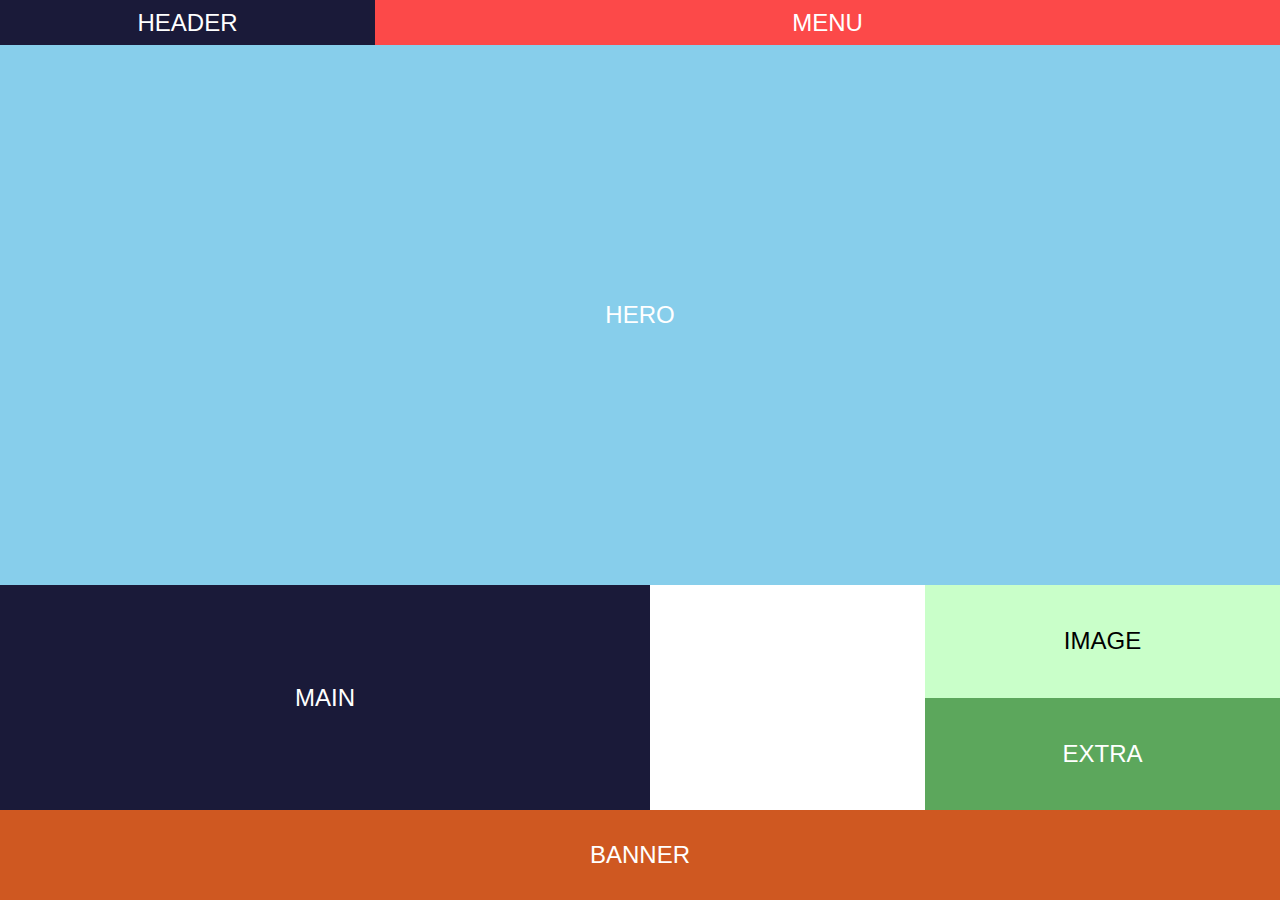
<file: semana04/grid.html>
<!DOCTYPE html>
<html lang="en">
<head>
    <meta charset="UTF-8">
    <meta name="viewport" content="width=device-width, initial-scale=1.0">
    <title>Usando grid</title>
    <link rel="stylesheet" href="grid.css">
</head>
<body>
    <div class="container">
        <div class="header centrado">HEADER</div>
        <div class="menu centrado">MENU</div>
        <div class="hero centrado">HERO</div>
        <div class="main centrado">MAIN</div>
        <div class="empty centrado"></div>
        <div class="image centrado">IMAGE</div>
        <div class="extra centrado">EXTRA</div>
        <div class="banner centrado">BANNER</div>
    </div>
</body>
</html>
</file>
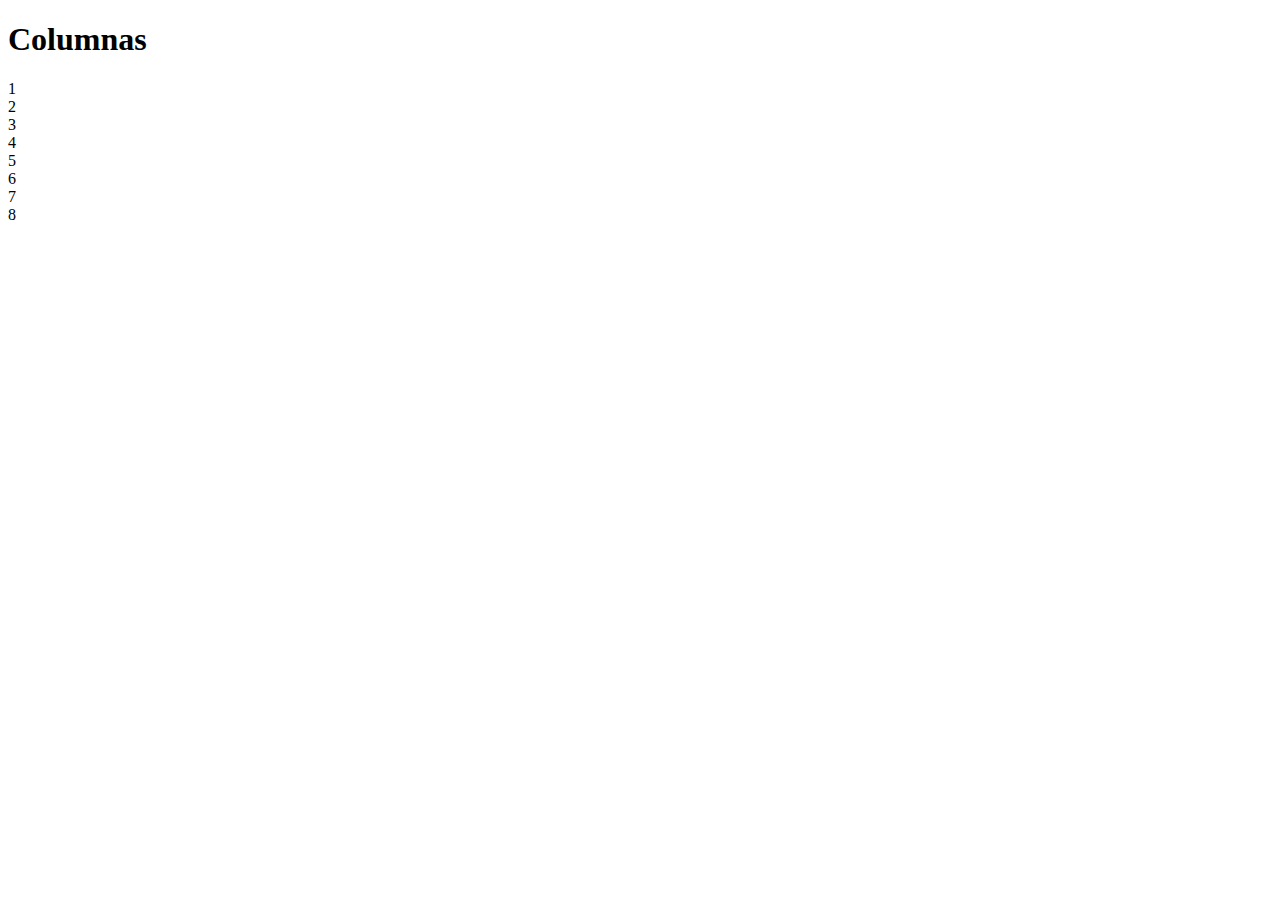
<file: Semana05/columns.html>
<!DOCTYPE html>
<html lang="en">
  <head>
    <meta charset="utf-8" />
    <meta name="viewport" content="width=device-width, initial-scale=1" />
    <title>Bootstrap demo</title>
    <link
      href="https://cdn.jsdelivr.net/npm/bootstrap@5.3.1/dist/css/bootstrap.min.css"
      rel="stylesheet"
      integrity="sha384-4bw+/aepP/YC94hEpVNVgiZdgIC5+VKNBQNGCHeKRQN+PtmoHDEXuppvnDJzQIu9"
      crossorigin="anonymous"
    />
  </head>
  <body>
    <main class="container mt-4 border">
      <h1>Columnas</h1>
      <!-- Columnas -->
      <div class="row border border-danger">
        <div class="col-lg-2 col-md-3 col-6 p-3 border border-primary">1</div>
        <div class="col-lg-2 col-md-3 col-6 p-3 border border-success">2</div>
        <div class="col-lg-2 col-md-3 col-6 p-3 border border-warning">3</div>
        <div class="col-lg-2 col-md-3 col-6 p-3 border border-info">4</div>
        <div class="col-lg-2 col-md-3 col-6 p-3 border border-info">5</div>
        <div class="col-lg-2 col-md-3 col-6 p-3 border border-info">6</div>
        <div class="col-lg-2 col-md-3 col-6 p-3 border border-info">7</div>
        <div class="col-lg-2 col-md-3 col-6 p-3 border border-info">8</div>
      </div>
    </main>
    <script
      src="https://cdn.jsdelivr.net/npm/bootstrap@5.3.1/dist/js/bootstrap.bundle.min.js"
      integrity="sha384-HwwvtgBNo3bZJJLYd8oVXjrBZt8cqVSpeBNS5n7C8IVInixGAoxmnlMuBnhbgrkm"
      crossorigin="anonymous"
    ></script>
  </body>
</html>
</file>
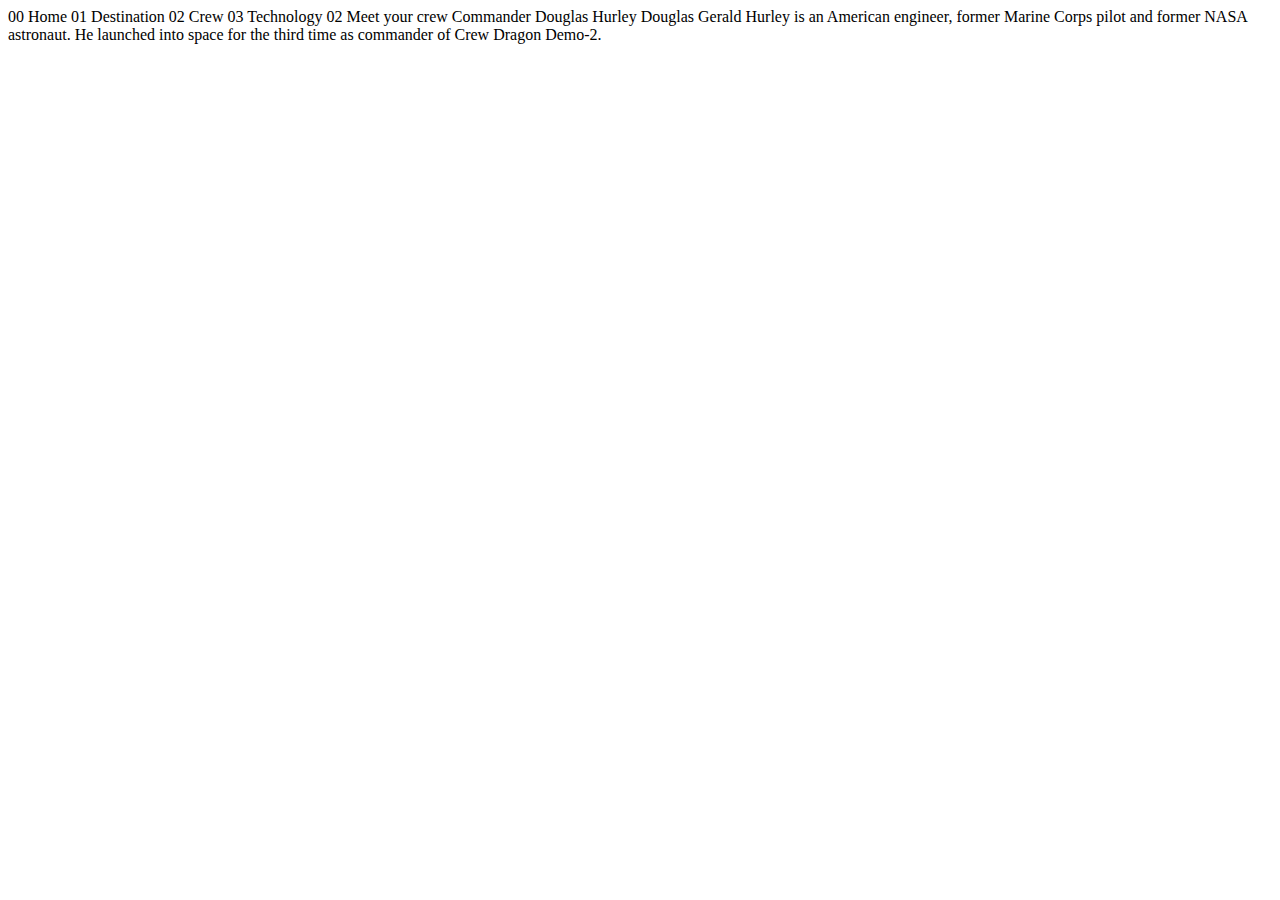
<file: Semana05/reto05/docs/space-tourism-website-main/starter-code/crew-commander.html>
<!DOCTYPE html>
<html lang="en">
<head>
  <meta charset="UTF-8">
  <meta name="viewport" content="width=device-width, initial-scale=1.0">

  <link rel="icon" type="image/png" sizes="32x32" href="./assets/favicon-32x32.png">
  
  <title>Frontend Mentor | Space tourism website</title>
</head>
<body>

  00 Home
  01 Destination
  02 Crew
  03 Technology

  02 Meet your crew

  Commander
  Douglas Hurley

  Douglas Gerald Hurley is an American engineer, former Marine Corps pilot 
  and former NASA astronaut. He launched into space for the third time as 
  commander of Crew Dragon Demo-2.
</body>
</html>
</file>
<file: semana02/dia2/styles.css>
h1 {
  color: blue;
  font-size: 40px;
}

.selector-clase {
  color: red;
  font-size: 30px;
}

#selector-id {
  color: yellowgreen;
  font-size: 24px;
}

button {
  background-color: red;
  padding: 10px;
  border-radius: 20px;
  width: 150px;
  height: 50px;
  border: none;
  transition: all 1.5s ease;
}

button:hover {
  background-color: green;
}

.pseudo-clase-hover {
  font-size: 25px;
}

.pseudo-clase-hover:hover {
  color: blue;
  cursor: pointer;
}

.pseudo-clase-link-hover {
  text-decoration: none;
  font-size: 20
}

.pseudo-clase-link-hover:hover {
  text-decoration: underline;
}

.pseudo-clase-link-hover:active {
  font-size: 40px;
  color: orange;
} 

.pseudo-clase-link-hover:focus {
  color: violet;
  border: 2px solid #444;
}

input:active {
 background-color: yellow;
}

input:focus {
  background-color: blue;
}

/* pseudoclase: Primer y ultimo hijo */

.hijos-pseudo p:first-child {
  background-color: red;
}

.hijos-pseudo p:last-child {
  background-color: blue;
}

.hijos-pseudo p:nth-child(3) {
  background-color: orange;
}

.hijos-pseudo p:nth-child(4) {
  background-color: tomato;
}

/* pares */
.hijos-pseudo p:nth-child(2n) {
  background-color: green;
}

/* impares */
.hijos-pseudo p:nth-child(2n-1) {
  background-color: blueviolet;
}

/* before */
.prueba-before::before {
  content:'hola';
  color: red;
  font-size: 20px;
  width: 12px;
  height: 12px;
  background-color: yellow;
  padding: 6px;
}


/* after */
.prueba-after::after {
  content: 'hola';
  color: yellow;
  background-color: blue;
  width: 12px;
  height: 12px;
  padding: 6px;
}

.prueba-first-letter::first-letter {
  color: red;
  font-size: 34px;
  text-decoration: underline;
}

.input1:required {
  border: 1px solid red;
}

.input1:valid {
  background-color: blue;
  color: white;
}

.input1:invalid {
  background-color: red;
  color: white;
}

.padre ul li:nth-child(3) {
  background-color: orangered;
}

/* .padre ul .selecciona-este-li {
  background-color: green;
} */

.padre li:nth-child(4) {
  background-color: aqua;
}

/* forma más recomendada es usar un única clase */

.selecciona-este-li {
  background-color: gold;
}

/* Herencia */

.container {
  color: blue;
  font-size: 10px;
  border: 1px solid green;
}

.child {
  border: inherit;
  font-size: initial; /*16px*/
}

.miparrafo {
  padding: 10px;
  color: red;
}

.miparrafo {
  background-color: grey;
  color: blue;
}
/* Unidades de medida absolutas: son aquellas que no cambien Ejm: px */
/* Unidades de medida relativas: sí van a cambiar Ejm: rem, em, vw, vh. */

.caja1 {
  background-color: brown;
  width: 300px;
  height: 300px;
}

.caja2 {
  background-color: aquamarine;
  width: 50%;
  font-size: 30px;
}

.caja3 {
  background-color: red;
  width: 50%;

  /* font-size: 20px; */

  /* font-size: 1em; */

  /* font-size: 2em; */

  /* font-size: 1rem; */
  font-size: 3rem;
}
</file>
<file: semana03/reto 2/css/fonts.css>
/* importar una fuente local */
@font-face {
    font-family: "Ubuntu";
    src: url("../assets/fonts/Ubuntu-Regular.ttf");
    font-weight: 400;
  }
  
  @font-face {
    font-family: "Ubuntu";
    src: url("../assets/fonts/Ubuntu-Medium.ttf");
    font-weight: 500;
  }
  
  @font-face {
    font-family: "Ubuntu";
    src: url("../assets/fonts/Ubuntu-Bold.ttf");
    font-weight: 700;
  }
</file>
<file: semana04/reto3/css/styles.css>
* {
    margin: 0;
    padding: 0;
  }
  
  /* colocamos la fuente de texto */
  body {
    font-family: "Alata", sans-serif;
  }
  
  .principal__section {
    background: url("../assets/desktop/image-hero.jpg");
    
    background-repeat: no-repeat;
    /*para q la foto no se repita*/
    background-size: cover;
    /*para qie cubra todo el ancho de la pantalla*/
    padding: 60px;
    font-family: "Josefin Sans", sans-serif;
  }
  
  .nav {
     
    display: flex;
    /* Flexbox es un diseño de caja que permite organizar 
    elementos hijos dentro de un contenedor */
    justify-content: space-between;
   /* Con "justify-content: space-between;", 
    los elementos flexibles se colocarán de manera 
    que el primer elemento se alinee al inicio del 
    contenedor, el último elemento se alinee al final 
    del contenedor */
    align-items: center;
    /* Con "align-items: center;" 
    los elementos flexibles dentro del contenedor flex
    se alinearán en el centro vertical del contenedor. 
    Si el contenedor tiene una altura definida,
    esto resultará en la alineación central de los
    elementos secundarios en esa altura. */
  }
  
  .nav__list {
    display: flex;
    list-style: none;
    /* Elimina los marcadores o viñetas de lista 
    en elementos de lista, proporcionando un estilo más limpio
    y personalizado para la lista. */
    gap: 25px;
    /* 25 píxeles entre los elementos secundarios 
    dentro de un contenedor flex  */
    color: #fff;
  }
  
  .hero > div {
    
    border: solid #fff;
    /* crea un borde sólido con el color blanco 
    alrededor del elemento al que se aplica */
    padding: 20px;
    width: 25%;
    margin-top: 100px;
    /* "margin-top" controla el espacio entre el 
    borde superior del elemento y el elemento adyacente  */
    word-wrap: break-word;
    /* permite que las palabras o cadenas de texto largas 
    se rompan y se muestren en múltiples líneas dentro de un 
    contenedor  */
  }
  
  .hero > div > h1 {
    color: #fff;
    font-weight: normal;
    font-size: 60px;
  }
  
  .main {
    width: 1040px;
    margin: auto;
  }
  
  .article__section {
    display: flex;
    justify-content: space-between;
    /* space-between: Es un valor de la propiedad justify-content 
    que distribuye el espacio disponible de manera uniforme entre 
    los elementos hijos */
    margin-top: 60px;
    /* margen superior  */

    margin-bottom: 60px;
    /* margen inferior (espacio en blanco)  */
  }
  
  .article__container {
    align-self: end;
    /* end: Es el valor de la propiedad align-self 
    que indica que el elemento debe alinearse al final 
    del contenedor en el eje transversal. */
    width: 35%;
    margin-left: -150px;
    background-color: #fff;
    padding: 60px 60px 0 60px;
    /*  60px para arriba (top).
        60px para la derecha (right).
        0 para abajo (bottom).
        60px para la izquierda (left). */
  }
  
  .article__container h2 {
    font-size: 40px;
    font-family: "Josefin Sans", sans-serif;
    padding-bottom: 40px;
  }
  
  .gallery__title {
    display: flex;
    justify-content: space-between;
    margin-bottom: 60px;
  }
  
  .gallery__title h2 {
    font-family: "Josefin Sans", sans-serif;
    font-size: 30px;
  }
  
  .gallery__title button {
    cursor: pointer;
    background-color: #fff;
    border: solid 1px #000;
    text-transform: uppercase;
    /* Este valor indica que el 
    texto debe mostrarse en letras mayúsculas. */
    letter-spacing: 3px;
    padding: 10px 30px;
  }
  
  .gallery__title button:hover {
    background-color: #000;
    color: #fff;
  }
  
  .gallery {
    display: grid;
    grid-template-columns: repeat(4, 1fr);
    /* está definiendo cuatro columnas, 
    cada una con un tamaño fraccionado (1 fr). 
    La función repeat se utiliza para repetir 
    este patrón de tamaño de columna cuatro veces. */
    grid-template-rows: repeat(2, 40vh);
    /* está definiendo dos filas, cada una con un tamaño 
    del 40% de la altura de la ventana gráfica  */
    justify-content: space-between;
    gap: 20px;
    /* spacio entre las filas y 
    columnas en un diseño de cuadrícula. */
  }
  
  .gallery div {
    background-repeat: no-repeat;
    background-size: cover;
    color: #fff;
    display: flex;
    align-items: end;
    cursor: pointer;
  }
  
  .gallery div:hover {
    color: #000;
    box-shadow: inset 0 0 0 1000px rgba(255, 255, 255, 0.8);
    /*Aplicar sombras a un elemento
    inset: Indica que la sombra debe estar dentro del contorno
    */
  }
  
  .earth {
    background: url("../assets/desktop/image-deep-earth.jpg");
  }
  
  .soccer {
    background: url("../assets/desktop/image-soccer-team.jpg");
  }
  
  .arcade {
    background: url("../assets/desktop/image-night-arcade.jpg");
  }
  
  .race {
    background: url("../assets/desktop/image-grid.jpg");
  }
  
  .trip {
    background: url("../assets/desktop/image-from-above.jpg");
  }
  
  .sky {
    background: url("../assets/desktop/image-pocket-borealis.jpg");
  }
  
  .mars {
    background: url("../assets/desktop/image-curiosity.jpg");
  }
  
  .wave {
    background: url("../assets/desktop/image-fisheye.jpg");
  }
  
  .gallery div h3 {
    padding: 20px;
    font-size: 30px;
    font-family: "Josefin Sans", sans-serif;
    width: 20%;
  }
  
  @media screen and (max-width: 600px) {
    .principal__section {
      padding: 20px;
      background: url("../assets/mobile/image-hero.jpg");
      background-size: cover;
      background-repeat: no-repeat;
      height: 80vh;
    }
  
    .nav__list {
      display: none;
    }
  
    .hero div {
      width: auto;
    }
  
    .hero div h1 {
      font-size: 42px;
    }
  
    .main {
      width: 375px;
    }
  
    .article__section {
      flex-direction: column;
      align-items: center;
    }
  
    .article__section > div > img {
      width: 340px;
    }
  
    .article__container {
      margin-left: 0;
      padding: 0;
      width: auto;
      margin-top: 40px;
      text-align: center;
    }
  
    .article__container h2 {
      font-size: 32px;
      padding-bottom: 20px;
    }
  
    .article__container p {
      width: 340px;
      margin: auto;
    }
  
    .gallery__title {
      justify-content: center;
    }
  
    .gallery__title button {
      display: none;
    }
  
    .gallery {
      grid-template-columns: 1fr;
      /* está definiendo una sola columna 
      con un tamaño fraccionado (1 fr) */
      grid-template-rows: repeat(8, 15vh);
      /* stá definiendo ocho filas, cada una 
      con un tamaño del 15% de la altura de la 
      ventana gráfica  */
      margin: 20px;
    }
  
    .gallery div h3 {
      font-size: 26px;
      width: 50%;
    }
  
    .earth {
      background: url("../assets/mobile/image-deep-earth.jpg");
    }
  
    .soccer {
      background: url("../assets/mobile/image-soccer-team.jpg");
    }
  
    .arcade {
      background: url("../assets/mobile/image-night-arcade.jpg");
    }
  
    .race {
      background: url("../assets/mobile/image-grid.jpg");
    }
  
    .trip {
      background: url("../assets/mobile/image-from-above.jpg");
    }
  
    .sky {
      background: url("../assets/mobile/image-pocket-borealis.jpg");
    }
  
    .mars {
      background: url("../assets/mobile/image-curiosity.jpg");
    }
  
    .wave {
      background: url("../assets/mobile/image-fisheye.jpg");
    }
  }
</file>
<file: Semana05/reto04/css/styles.css>
/*importando fuentes*/
@font-face {
    font-family: "Inter";
    src: url("../assets/fonts/static/Inter-Regular.ttf");
    font-weight: 400;
  }
  
  @font-face {
    font-family: "Inter";
    src: url("../assets/fonts/static/Inter-Bold.ttf");
    font-weight: 700;
  }
  
  @font-face {
    font-family: "Inter";
    src: url("../assets/fonts/static/Inter-ExtraBold.ttf");
    font-weight: 800;
  }
  
  body {
    font-family: "Inter", sans-serif;
  }
  
  .bg-primary {
    background-color: hsl(240, 100%, 5%) !important;
  }
  
  .text-principal {
    font-weight: 800;
    font-size: 70px;
  }
  
  .letter-3 {
    letter-spacing: 3px;
  }
</file>
<file: semana03/flex.css>
/* * = todo */
* {
    margin: 0;
    padding: 0;
  }
  
  section {
    display: flex;
    /* al usar display: flex activamos */
  
    /* alinear elementos de forma horizontal ------ */
    justify-content: center;
    /* alinear elementos de forma vertical | */
    align-items: center;
    /* vh = viewport height */
    height: 100vh;
    border: solid red;
  }
  
  /* div: bloque */
  div {
    border: solid;
    /* altura */
    height: 100px;
    /* ancho */
    width: 100px;
    margin: 10px;
    display: flex;
    align-items: center;
    justify-content: center;
  }
</file>
<file: semana04/grid.css>
* {
    margin: 0;
    padding: 0;
}

body {
    font-family: Arial, Helvetica, sans-serif;
    color: #fff;
}



/*
.container{
    display: grid;
    grid-template-columns: 200px 100px auto;
    grid-template-rows: 100px 50px 20px 70px
}

.container div {
    border: solid;
}
*/
.container{
    display: grid;
    grid-template-areas: /*lo voy a usar para maquetar*/
    "cabecera navegacion navegacion navegacion"
    "hero hero hero hero"
    "main main empty image"
    "main main empty extra"
    "banner banner banner banner";
}

.centrado{
    display: flex;
    font-size:x-large;
    justify-content: center;
    align-items: center;

}

.header {
    background-color: rgb(26,26,57);
    grid-area: cabecera; /*para enlazar con grid template area*/
    height: 5vh; /*establece la altura */
    
}

.menu{
    background-color: rgb(252,73,73);
    grid-area: navegacion;
}

.hero{
    background-color: skyblue;
    grid-area: hero;
    height: 60vh;
}

.main{
    background-color:  rgb(26,26,57);
    grid-area: main;
    height: 25vh;
}

.empty{
    background-color: #fff;
    grid-area: empty;
}

.image{
    background-color: rgb(201, 255, 201);
    color: #000;
    grid-area: image;
}

.extra{
    background-color: rgb(92, 167 , 92);
}

.banner{
    background-color: rgb(207, 88, 33);
    grid-area: banner;
    height: 10vh;
}

@media only screen and (max-width: 600px) {

   

    .header {
        background-color: rgb(26,26,57);
        grid-area: cabecera; /*para enlazar con grid template area*/
        height: 10vh;
               
    }
    
    .menu{
        background-color: rgb(252,73,73);
        grid-area: navegacion;
        height: 10vh;
        
    }
    
    .hero{
        background-color: skyblue;
        grid-area: hero;
        height: 20vh;
      
        
      
    }
    
    .main{
        background-color:  rgb(26,26,57);
        grid-area: main;
        height: 20vh;
      
      
    }

    .banner{
        background-color: rgb(207, 88, 33);
        grid-area: banner;
        height: 15vh;
       
        
    }
    
    .extra{
        background-color: rgb(92, 167 , 92);
        grid-area: extra;
        height: 15vh;
        
    }

       
    .image{
        background-color: rgb(201, 255, 201);
        color: #000;
        grid-area: image;
        height: 15vh;
        
    }
    
    
    .empty{
        background-color: #fff;
        grid-area: empty;
    }
    
    .centrado{
        display: flex;
        font-size:x-large;
        justify-content: center;
        align-items: center;

    }
    


    .container{
        
     
        display: grid;
        grid-template-areas: /*lo voy a usar para maquetar*/
        "cabecera"
        "navegacion"
        "hero"
        "main"
        "banner"
        "extra"
        "image"
        "empty"
        ;
    }
    
}
</file>
<file: semana03/reto 1/css/styles.css>
/* procuremos empezar con un reset */
* {
  margin: 0;
  padding: 0;
}

body {
  font-family: "Outfit", sans-serif;
}

.container {
  display: flex;
  justify-content: center; /*justificado centrado*/
  align-items: center; /* alineacion centrica */
  height: 100vh; /*altura*/
  background-color: hsl(212, 45%, 89%); /*color de fondo*/
}

.box {
  background-color: #ffffff;
  padding: 15px; /*espacio entre la imagen y el texto*/
  border-radius: 25px; /*redondeo el objeto*/
  width: 20%; /*ancho */
  text-align: center;
}

.img {
  width: 100%;
  border-radius: 16px;   
}
/* 100 - 900 */
/* parrafos: 400 */
/* h1 - h6: bold (700) negrita */

.title {
  margin-top: 25px;
  color: hsl(218, 44%, 22%);
  font-weight: 100;
}

.description {
  margin-top: 15px;
  margin-bottom: 20px;
  color: hsl(220, 15%, 55%);
  font-weight: 900;
}

.box div {
  padding-left: 10px;
  padding-right: 10px;
}
</file>
<file: semana03/reto 2/css/styles.css>
* {
    margin: 0;
    padding: 0;
  }
  
  body {
    font-family: "Ubuntu", sans-serif;
  }
  
  /* hacer un mini tailwind: es decir crear clases genericas y reutilizarlas */
  .flex {
    display: flex;
  }
  
  .radius-md {
    border-radius: 20px;
  }
  
  .p-20 {
    padding: 20px;
  }
  
  .p-25 {
    padding: 25px;
  }
  
  .container {
    background-color: hsl(231, 11%, 63%);
    height: 100vh;
    align-items: center;
    justify-content: center;
  }
  
  .container__box {
    background-color: #fff;
    height: 70vh;
    width: 50%;
    gap: 60px;
  }
  
  .container__box > div:first-child {
    width: 25%;
    background: url("../assets/images/bg-sidebar-desktop.svg");
    background-repeat: no-repeat;
    background-size: cover;
    background-position: center;
  }
  
  .text-white {
    color: #fff;
  }
  
  .uppercase {
    text-transform: uppercase;
  }
  
  .step__container {
    gap: 20px;
    align-items: center;
    margin-bottom: 40px;
  }
  
  .step__circle {
    border: solid #fff 1px;
    padding: 9px;
    border-radius: 50%;
    width: 20px;
    height: 20px;
    display: block;
    text-align: center;
    cursor: pointer;
  }
  
  .step__circle:hover {
    color: #000;
    background-color: hsl(206, 94%, 87%);
  }
  .step__title {
    color: hsl(217, 100%, 97%);
    font-size: 13px;
  }
  
  .step__description {
    font-weight: bold;
    margin-top: 5px;
    letter-spacing: 1px;
  }
  
  .title__info {
    font-size: 36px;
  }
  
  .description__info {
    margin-top: 10px;
    color: hsl(229, 24%, 87%);
  }
  
  .container__input {
    display: flex;  /* La propiedad display se utiliza para establecer el tipo de visualización del elemento. En este caso, se establece en "flex", lo que convierte al elemento en un contenedor de flexbox. */
    flex-direction: column; /* Cuando se establece en "column", los elementos hijos se colocan en una columna de arriba a abajo. */
    margin-top: 20px; /* La propiedad margin-top en CSS se utiliza para establecer el margen superior de un elemento. */
  }
  
  .container__input > input {
    font-family: "Ubuntu", sans-serif;
    padding: 12.5px;/*  La propiedad padding en CSS se utiliza para establecer el relleno, que es la cantidad de espacio entre el contenido del elemento y su borde. */
    font-size: 16px;
    border: solid 1px hsl(229, 24%, 87%); /*bordes continuo de un color*/
    border-radius: 6px; /* radio de las esquinas del borde de un elemento, lo que determina cuán redondeadas o suavizadas estarán las esquinas. */
    outline: none; /* sin contorno alrededor de un elemento. */
    cursor: pointer; /*Se utiliza para cambiar la apariencia del cursor del mouse cuando está sobre un elemento interactivo.
    Al establecer cursor en "pointer", el cursor del mouse se cambiará a una forma de puntero.*/
  }
  
  .container__input > span {
    color: hsl(213, 96%, 18%);
  }
  
  .container__input > input:hover {
    border: solid 1px hsl(243, 100%, 62%);
  }
  
  .container__button {
    margin-top: 40px;
    text-align: right;
  }
  
  .button__info {
    border: none;
    background-color: hsl(213, 96%, 18%);
    padding: 15px 25px;
    font-size: 16px;
    font-family: "Ubuntu", sans-serif;
    border-radius: 6px;
  }
  
  /*only screen indica que estos estilos se aplicarán solo a pantallas (dispositivos de visualización).*/
  @media only screen and (max-width: 600px) {
    .p-25 {
      padding: 0;
    }
  
    .p-20 {
      padding: 0;
    }
  
    .radius-md {
      border-radius: 0;
    }
  
    .container {
      height: auto;
    }
  
    .container__box {
      flex-direction: column;
      width: 100%;
      border-radius: 0;
      gap: 0; /* establece que no habrá espacio entre los elementos dentro del contenedor de cuadrícula o flexbox */
      background-color: hsl(229, 24%, 87%);
      height: 100vh;
    }
  
    .container__box > div:first-child {
      width: 100%;
      background: url("../assets/images/bg-sidebar-mobile.svg");
      background-repeat: no-repeat;
      background-size: cover;
      min-height: 150px;
      display: flex;
      align-items: center;
      justify-content: center;
    }
  
    .step__container {
      display: flex;
      align-items: center;
      justify-content: center;
      margin-bottom: 0;
    }
  
    .step__circle {
      width: 10px;
      height: 10px;
      display: flex;
      align-items: center;
    }
  
    .step__title {
      display: none;
    }
  
    .step__description {
      display: none;
    }
  
    .container__info {
      width: 80%;
      margin: auto;
      padding: 20px;
      margin-top: -30px;
      background-color: #fff;
      border-radius: 16px;
    }
  }
</file>
